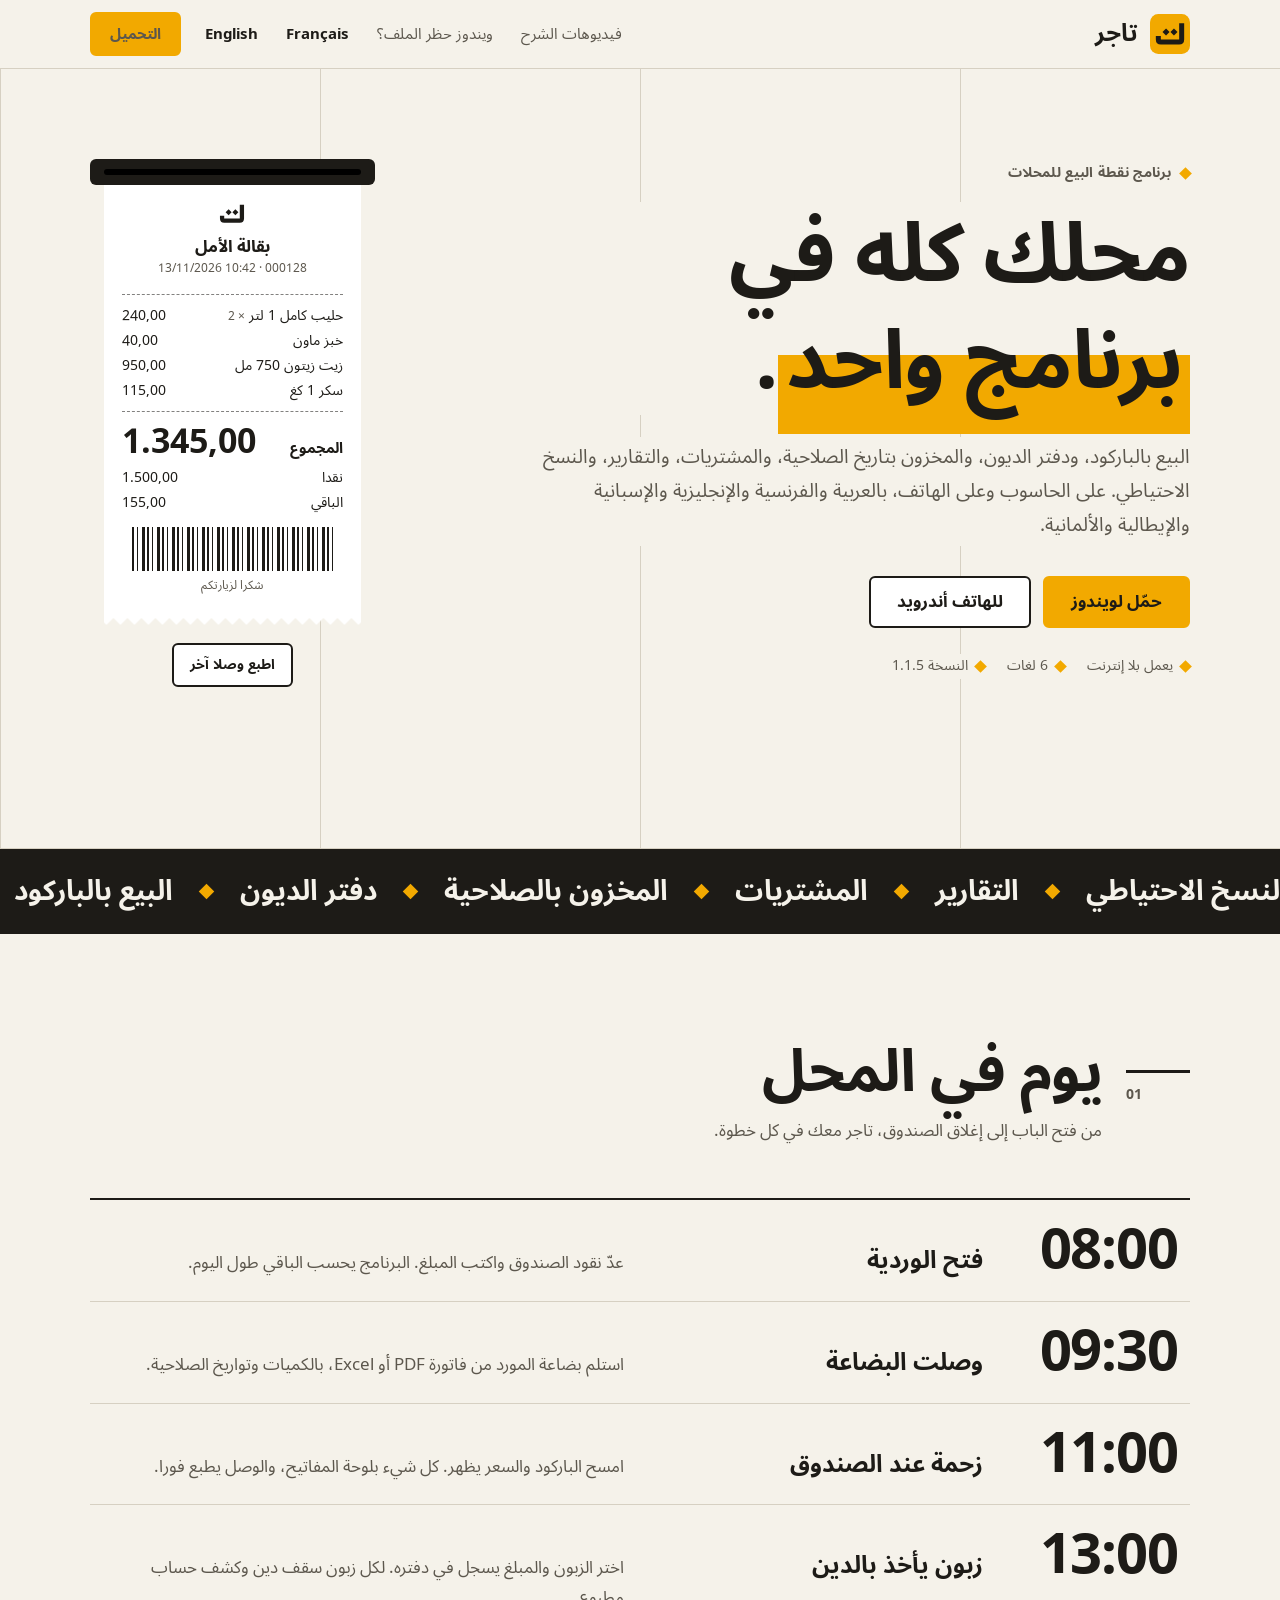
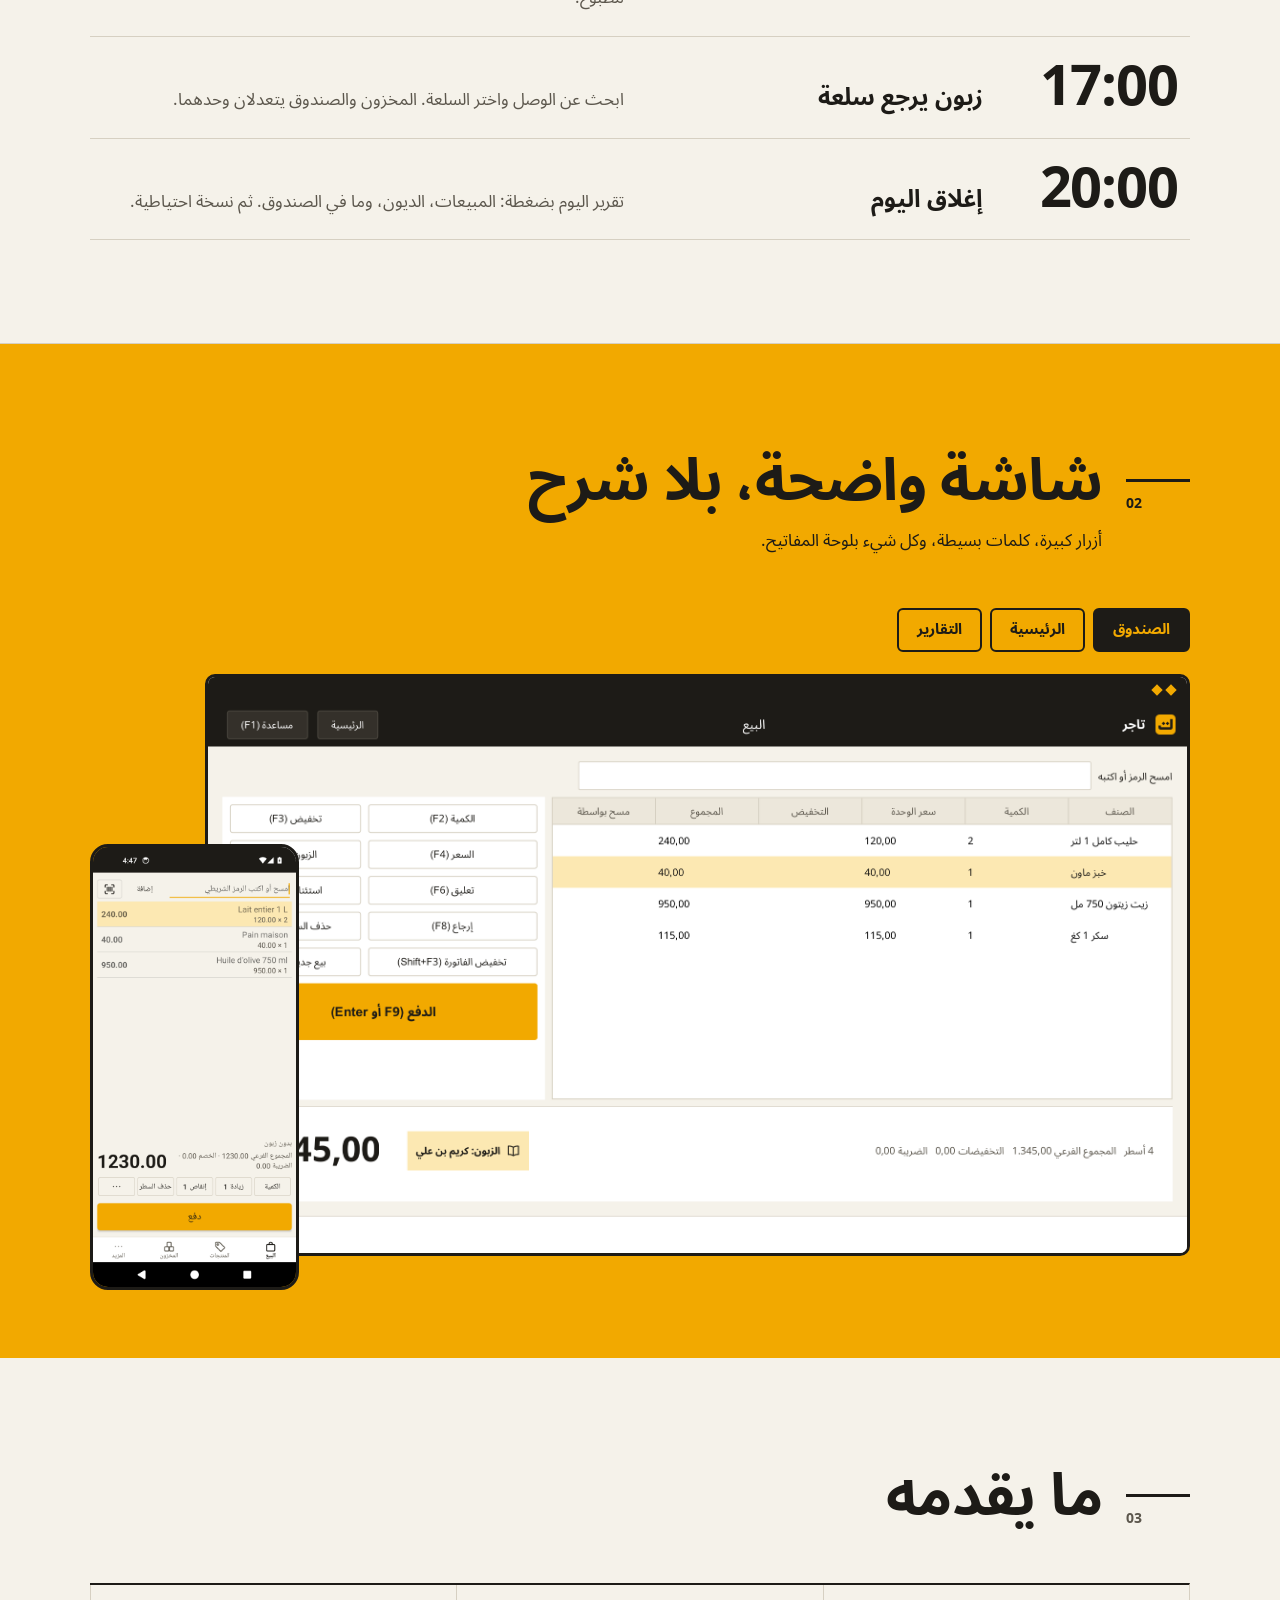
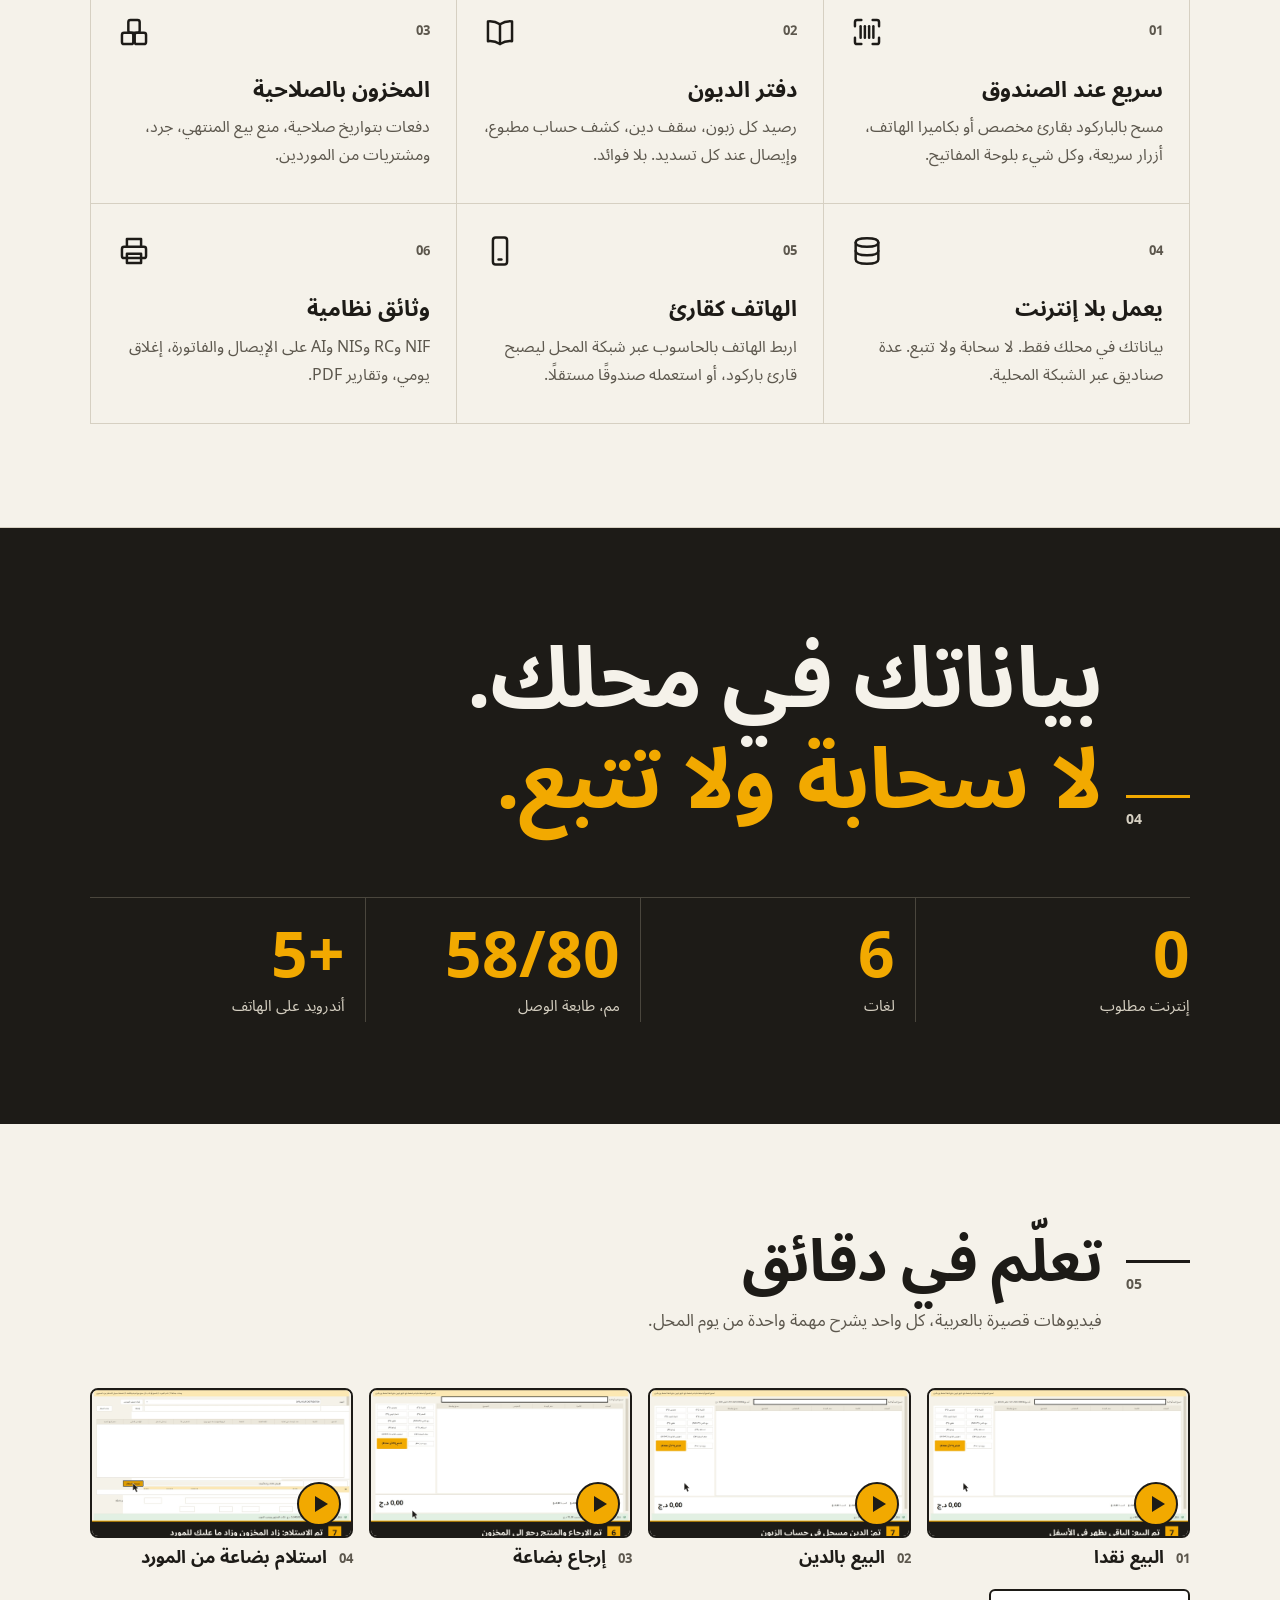
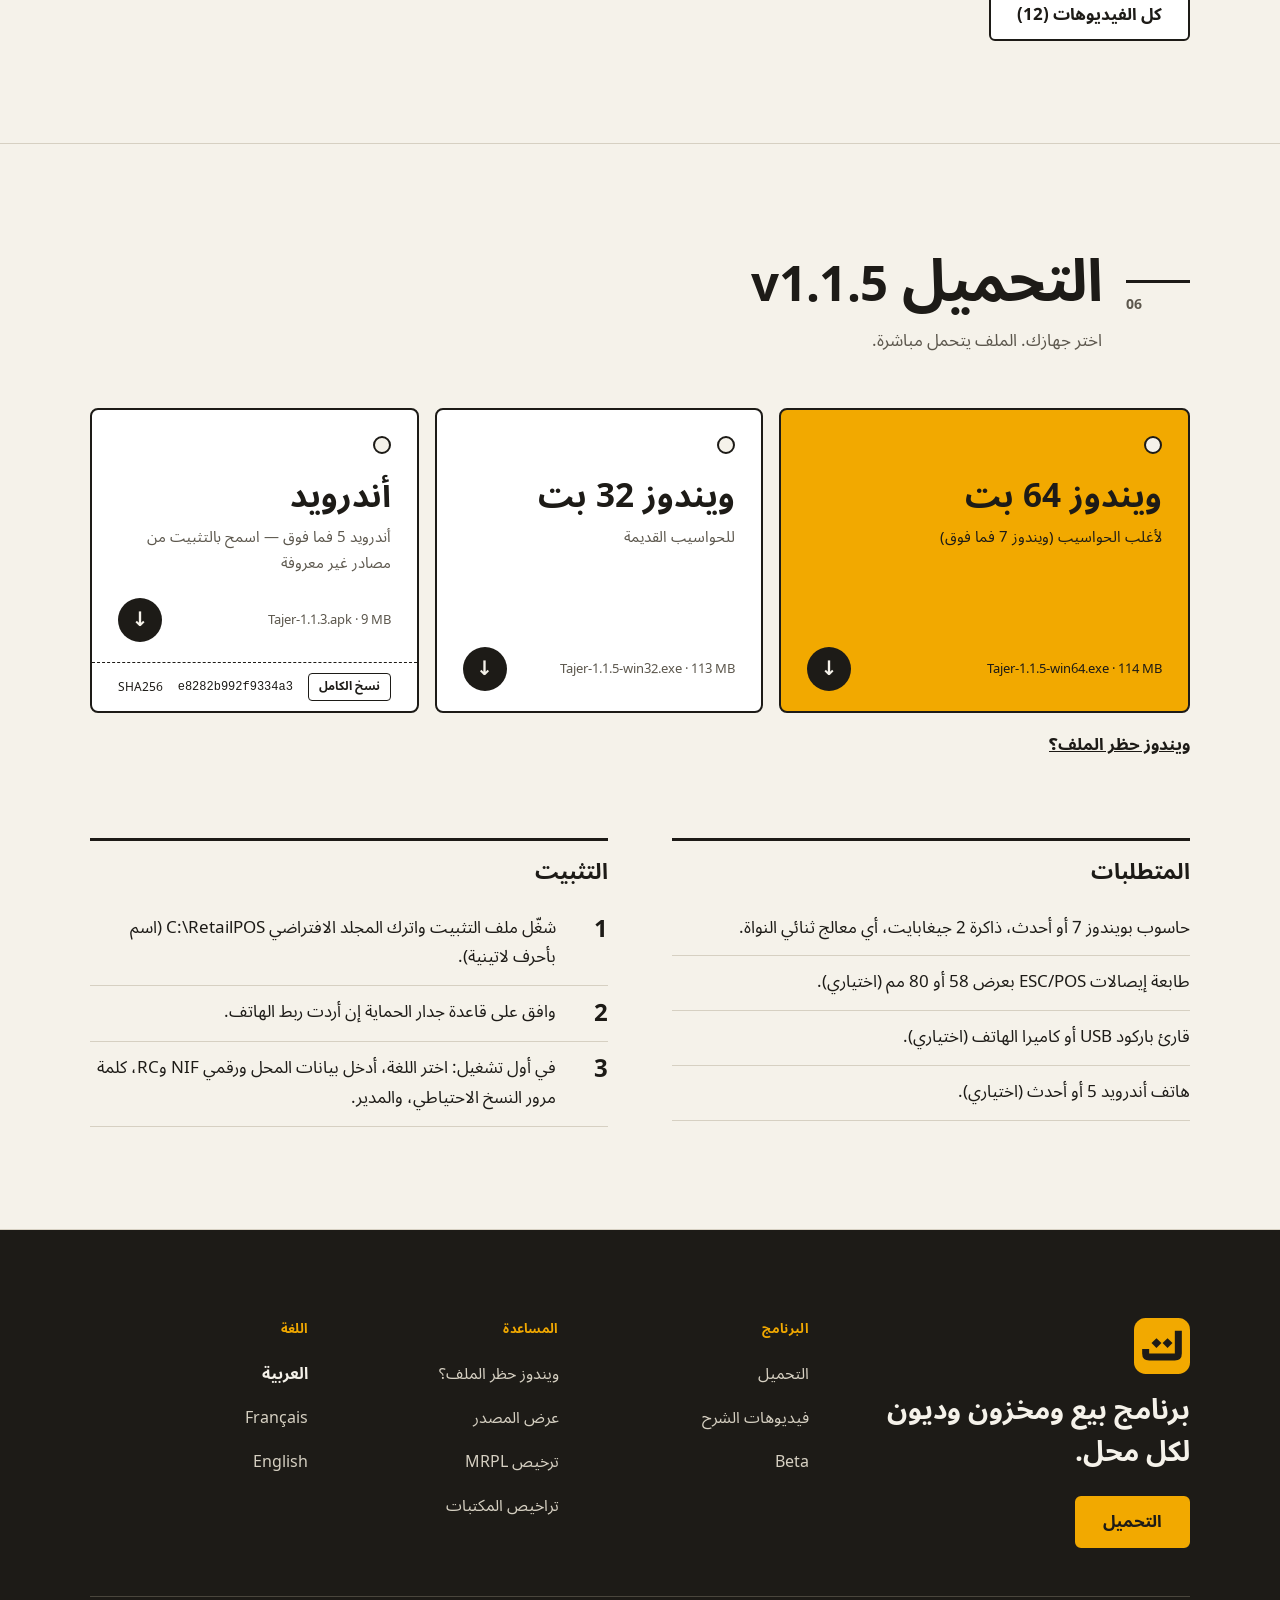
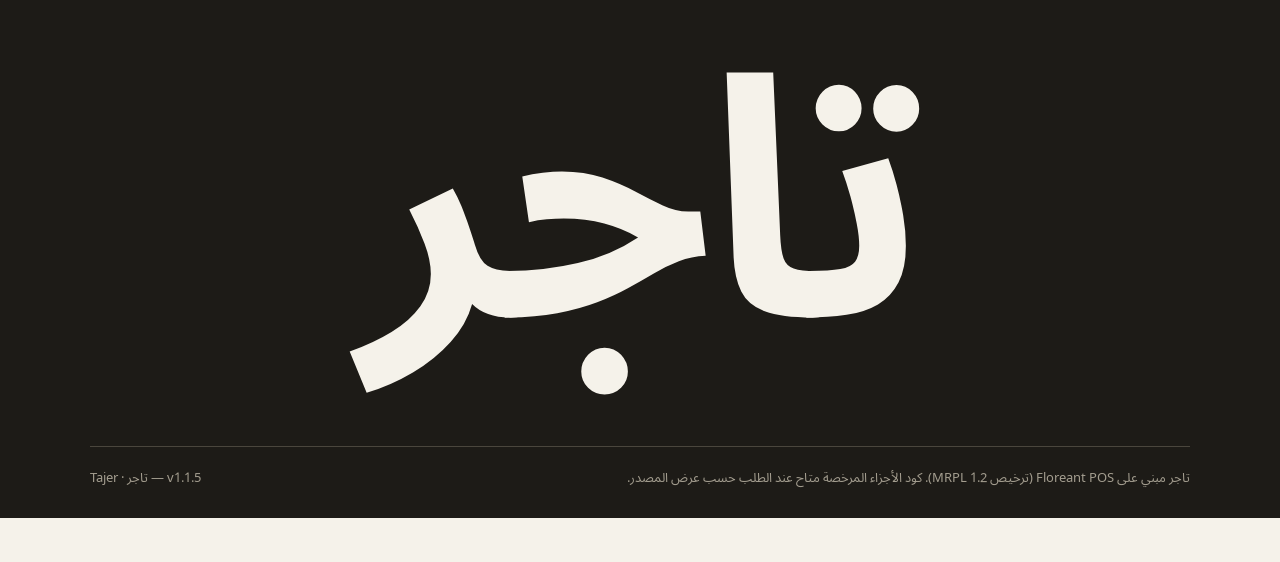
<file: index.html>
<!doctype html>
<html lang="ar" dir="rtl">
<head>
<meta charset="utf-8">
<meta name="viewport" content="width=device-width, initial-scale=1">
<title>تاجر — برنامج نقطة البيع للمحلات</title>
<meta name="description" content="برنامج بيع ومخزون وديون لكل محل، يعمل بلا إنترنت.">
<meta name="theme-color" content="#F5F2EA">
<link rel="icon" href="assets/img/tajer-tile-32.png">
<link rel="stylesheet" href="assets/home.css">
</head>
<body>
<header class="bar"><div class="wrap bar-in">
  <a class="brand" href=""><img src="assets/img/tajer-tile.svg" alt="" width="40" height="40"><span>تاجر</span></a>
  <nav>
    <a class="opt" href="videos/">فيديوهات الشرح</a>
    <a class="opt" href="blocked/">ويندوز حظر الملف؟</a>
    <a class="lang" href="fr/">Français</a>
    <a class="lang" href="en/">English</a>
    <a class="btn go" href="#download">التحميل</a>
  </nav>
</div></header>
<main>
<section class="hero"><div class="wrap hero-in">
  <div>
    <span class="kicker"><i class="nq"></i>برنامج نقطة البيع للمحلات</span>
    <div class="h1box"><h1>محلك كله في <span class="mk">برنامج واحد</span>.</h1></div>
    <p class="lead">البيع بالباركود، ودفتر الديون، والمخزون بتاريخ الصلاحية، والمشتريات، والتقارير، والنسخ الاحتياطي. على الحاسوب وعلى الهاتف، بالعربية والفرنسية والإنجليزية والإسبانية والإيطالية والألمانية.</p>
    <div class="cta"><a class="btn go" href="#download">حمّل لويندوز</a><a class="btn" href="#download">للهاتف أندرويد</a></div>
    <div class="facts"><span><i class="nq"></i>يعمل بلا إنترنت</span><span><i class="nq"></i>6 لغات</span><span><i class="nq"></i>النسخة 1.1.5</span></div>
  </div>
  <div class="printer" aria-hidden="true">
    <div class="slot"></div>
    <div class="paper" id="paper" data-mark="assets/img/tajer-mark.svg"></div>
    <button type="button" class="btn again" id="again" tabindex="-1">اطبع وصلا آخر</button>
  </div>
</div></section>
<div class="strip" aria-hidden="true"><div class="strip-in"><span>البيع بالباركود</span><span>دفتر الديون</span><span>المخزون بالصلاحية</span><span>المشتريات</span><span>التقارير</span><span>النسخ الاحتياطي</span><span>عدة صناديق</span><span>الهاتف كقارئ</span><span>البيع بالباركود</span><span>دفتر الديون</span><span>المخزون بالصلاحية</span><span>المشتريات</span><span>التقارير</span><span>النسخ الاحتياطي</span><span>عدة صناديق</span><span>الهاتف كقارئ</span></div></div>

<section class="sec"><div class="wrap">
  <div class="sec-h rv"><span class="sec-n num">01</span><h2>يوم في المحل</h2><p>من فتح الباب إلى إغلاق الصندوق، تاجر معك في كل خطوة.</p></div>
  <ol class="day"><li class="rv"><time class="num">08:00</time><h3>فتح الوردية</h3><p>عدّ نقود الصندوق واكتب المبلغ. البرنامج يحسب الباقي طول اليوم.</p></li><li class="rv"><time class="num">09:30</time><h3>وصلت البضاعة</h3><p>استلم بضاعة المورد من فاتورة PDF أو Excel، بالكميات وتواريخ الصلاحية.</p></li><li class="rv"><time class="num">11:00</time><h3>زحمة عند الصندوق</h3><p>امسح الباركود والسعر يظهر. كل شيء بلوحة المفاتيح، والوصل يطبع فورا.</p></li><li class="rv"><time class="num">13:00</time><h3>زبون يأخذ بالدين</h3><p>اختر الزبون والمبلغ يسجل في دفتره. لكل زبون سقف دين وكشف حساب مطبوع.</p></li><li class="rv"><time class="num">17:00</time><h3>زبون يرجع سلعة</h3><p>ابحث عن الوصل واختر السلعة. المخزون والصندوق يتعدلان وحدهما.</p></li><li class="rv"><time class="num">20:00</time><h3>إغلاق اليوم</h3><p>تقرير اليوم بضغطة: المبيعات، الديون، وما في الصندوق. ثم نسخة احتياطية.</p></li></ol>
</div></section>

<section class="sec show"><div class="wrap">
  <div class="sec-h rv"><span class="sec-n num">02</span><h2>شاشة واضحة، بلا شرح</h2><p>أزرار كبيرة، كلمات بسيطة، وكل شيء بلوحة المفاتيح.</p></div>
  <div class="tabs" role="tablist"><button type="button" class="tab" role="tab" aria-selected="true" data-src="assets/img/desktop-checkout-ar.png">الصندوق</button><button type="button" class="tab" role="tab" aria-selected="false" data-src="assets/img/desktop-home-ar.png">الرئيسية</button><button type="button" class="tab" role="tab" aria-selected="false" data-src="assets/img/desktop-reports-ar.png">التقارير</button></div>
  <div class="stage rv">
    <div class="screen"><div class="screen-top"><i></i><i></i></div><img id="shot" src="assets/img/desktop-checkout-ar.png" alt="" width="2049" height="1152"></div>
    <img class="phone" src="assets/img/android-checkout-api34.png" alt="" loading="lazy" width="1080" height="2340">
  </div>
</div></section>

<section class="sec"><div class="wrap">
  <div class="sec-h rv"><span class="sec-n num">03</span><h2>ما يقدمه</h2></div>
  <ul class="feats"><li class="rv"><div class="top"><span class="n num">01</span><span class="ic" style="-webkit-mask-image:url(assets/img/icons/scan.svg);mask-image:url(assets/img/icons/scan.svg)"></span></div><h3>سريع عند الصندوق</h3><p>مسح بالباركود بقارئ مخصص أو بكاميرا الهاتف، أزرار سريعة، وكل شيء بلوحة المفاتيح.</p></li><li class="rv"><div class="top"><span class="n num">02</span><span class="ic" style="-webkit-mask-image:url(assets/img/icons/credit.svg);mask-image:url(assets/img/icons/credit.svg)"></span></div><h3>دفتر الديون</h3><p>رصيد كل زبون، سقف دين، كشف حساب مطبوع، وإيصال عند كل تسديد. بلا فوائد.</p></li><li class="rv"><div class="top"><span class="n num">03</span><span class="ic" style="-webkit-mask-image:url(assets/img/icons/stock.svg);mask-image:url(assets/img/icons/stock.svg)"></span></div><h3>المخزون بالصلاحية</h3><p>دفعات بتواريخ صلاحية، منع بيع المنتهي، جرد، ومشتريات من الموردين.</p></li><li class="rv"><div class="top"><span class="n num">04</span><span class="ic" style="-webkit-mask-image:url(assets/img/icons/backup.svg);mask-image:url(assets/img/icons/backup.svg)"></span></div><h3>يعمل بلا إنترنت</h3><p>بياناتك في محلك فقط. لا سحابة ولا تتبع. عدة صناديق عبر الشبكة المحلية.</p></li><li class="rv"><div class="top"><span class="n num">05</span><span class="ic" style="-webkit-mask-image:url(assets/img/icons/phone.svg);mask-image:url(assets/img/icons/phone.svg)"></span></div><h3>الهاتف كقارئ</h3><p>اربط الهاتف بالحاسوب عبر شبكة المحل ليصبح قارئ باركود، أو استعمله صندوقًا مستقلًا.</p></li><li class="rv"><div class="top"><span class="n num">06</span><span class="ic" style="-webkit-mask-image:url(assets/img/icons/printer.svg);mask-image:url(assets/img/icons/printer.svg)"></span></div><h3>وثائق نظامية</h3><p>NIF وRC وNIS وAI على الإيصال والفاتورة، إغلاق يومي، وتقارير PDF.</p></li></ul>
</div></section>

<section class="sec keep on-ink"><div class="wrap">
  <div class="sec-h rv"><span class="sec-n num">04</span><h2 class="say">بياناتك في محلك. <em>لا سحابة ولا تتبع.</em></h2></div>
  <ul class="stats"><li class="rv"><b class="num">0</b><span>إنترنت مطلوب</span></li><li class="rv"><b class="num">6</b><span>لغات</span></li><li class="rv"><b class="num">58/80</b><span>مم، طابعة الوصل</span></li><li class="rv"><b class="num">5+</b><span>أندرويد على الهاتف</span></li></ul>
</div></section>

<section class="sec"><div class="wrap">
  <div class="sec-h rv"><span class="sec-n num">05</span><h2>تعلّم في دقائق</h2><p>فيديوهات قصيرة بالعربية، كل واحد يشرح مهمة واحدة من يوم المحل.</p></div>
  <ul class="vidrow"><li class="rv"><a href="videos/ar/01-sell-cash.mp4"><span class="thumb"><img src="videos/ar/01-sell-cash.png" alt="" loading="lazy" width="640" height="360"><span class="play" aria-hidden="true"></span></span><span class="vn num">01</span><span class="vt" lang="ar" dir="rtl">البيع نقدا</span></a></li><li class="rv"><a href="videos/ar/02-sell-credit.mp4"><span class="thumb"><img src="videos/ar/02-sell-credit.png" alt="" loading="lazy" width="640" height="360"><span class="play" aria-hidden="true"></span></span><span class="vn num">02</span><span class="vt" lang="ar" dir="rtl">البيع بالدين</span></a></li><li class="rv"><a href="videos/ar/03-return.mp4"><span class="thumb"><img src="videos/ar/03-return.png" alt="" loading="lazy" width="640" height="360"><span class="play" aria-hidden="true"></span></span><span class="vn num">03</span><span class="vt" lang="ar" dir="rtl">إرجاع بضاعة</span></a></li><li class="rv"><a href="videos/ar/04-receive-goods.mp4"><span class="thumb"><img src="videos/ar/04-receive-goods.png" alt="" loading="lazy" width="640" height="360"><span class="play" aria-hidden="true"></span></span><span class="vn num">04</span><span class="vt" lang="ar" dir="rtl">استلام بضاعة من المورد</span></a></li></ul>
  <p class="help-link"><a class="btn" href="videos/">كل الفيديوهات (12)</a></p>
</div></section>

<section class="sec" id="download"><div class="wrap">
  <div class="sec-h rv"><span class="sec-n num">06</span><h2>التحميل <small class="num">v1.1.5</small></h2><p>اختر جهازك. الملف يتحمل مباشرة.</p></div>
  <div class="tix"><div class="tk main rv"><a class="hit" href="https://github.com/charaflokman/tajer-site/releases/download/v1.1.5/Tajer-1.1.5-win64.exe" download><span class="hole"></span><span class="name">ويندوز 64 بت</span><span class="note">لأغلب الحواسيب (ويندوز 7 فما فوق)</span><span class="get"><small>Tajer-1.1.5-win64.exe · 114 MB</small><span class="arrow" aria-hidden="true">&#8595;</span></span></a></div><div class="tk rv"><a class="hit" href="https://github.com/charaflokman/tajer-site/releases/download/v1.1.5/Tajer-1.1.5-win32.exe" download><span class="hole"></span><span class="name">ويندوز 32 بت</span><span class="note">للحواسيب القديمة</span><span class="get"><small>Tajer-1.1.5-win32.exe · 113 MB</small><span class="arrow" aria-hidden="true">&#8595;</span></span></a></div><div class="tk rv"><a class="hit" href="downloads/Tajer-1.1.3.apk" download><span class="hole"></span><span class="name">أندرويد</span><span class="note">أندرويد 5 فما فوق — اسمح بالتثبيت من مصادر غير معروفة</span><span class="get"><small>Tajer-1.1.3.apk · 9 MB</small><span class="arrow" aria-hidden="true">&#8595;</span></span></a><div class="sha">SHA256 <code>e8282b992f9334a3</code><button type="button" class="cp" data-h="e8282b992f9334a3fab8ebf0583eb9b4502842683228b2219981564c225ba391">نسخ الكامل</button></div></div></div>
  
  <p class="help-link"><a href="blocked/">ويندوز حظر الملف؟</a></p>
  <div class="two">
    <div class="rv"><h3>المتطلبات</h3><ul class="reqs"><li>حاسوب بويندوز 7 أو أحدث، ذاكرة 2 جيغابايت، أي معالج ثنائي النواة.</li><li>طابعة إيصالات ESC/POS بعرض 58 أو 80 مم (اختياري).</li><li>قارئ باركود USB أو كاميرا الهاتف (اختياري).</li><li>هاتف أندرويد 5 أو أحدث (اختياري).</li></ul></div>
    <div class="rv"><h3>التثبيت</h3><ol class="steps"><li><span>شغّل ملف التثبيت واترك المجلد الافتراضي C:\RetailPOS (اسم بأحرف لاتينية).</span></li><li><span>وافق على قاعدة جدار الحماية إن أردت ربط الهاتف.</span></li><li><span>في أول تشغيل: اختر اللغة، أدخل بيانات المحل ورقمي NIF وRC، كلمة مرور النسخ الاحتياطي، والمدير.</span></li></ol></div>
  </div>
</div></section>

</main>
<footer class="foot on-ink"><div class="wrap">
  <div class="foot-top">
    <div class="foot-say"><img src="assets/img/tajer-tile.svg" alt="" width="56" height="56"><p>برنامج بيع ومخزون وديون لكل محل.</p><a class="btn go" href="#download">التحميل</a></div>
    <nav class="foot-col"><h3>البرنامج</h3><a href="#download">التحميل</a><a href="videos/">فيديوهات الشرح</a><a href="#beta">Beta</a></nav>
    <nav class="foot-col"><h3>المساعدة</h3><a href="blocked/">ويندوز حظر الملف؟</a><a href="legal/SOURCE_OFFER.txt">عرض المصدر</a><a href="legal/LICENSE-MRPL.txt">ترخيص MRPL</a><a href="legal/THIRD_PARTY_LICENSES.md">تراخيص المكتبات</a></nav>
    <nav class="foot-col"><h3>اللغة</h3><span class="cur">العربية</span><a href="fr/">Français</a><a href="en/">English</a></nav>
  </div>
  <div class="giant" aria-hidden="true">تاجر</div>
  <div class="foot-end"><small>تاجر مبني على Floreant POS (ترخيص MRPL 1.2). كود الأجزاء المرخصة متاح عند الطلب حسب عرض المصدر.</small><small class="num">Tajer · تاجر — v1.1.5</small></div>
</div></footer>
<script type="application/json" id="rc">[{"shop": "بقالة الأمل", "meta": "13/11/2026 10:42 · 000128", "totalLabel": "المجموع", "total": "1.345,00", "rows": [["حليب كامل 1 لتر", "240,00", "× 2"], ["خبز ماون", "40,00", ""], ["زيت زيتون 750 مل", "950,00", ""], ["سكر 1 كغ", "115,00", ""]], "after": [["نقدا", "1.500,00"], ["الباقي", "155,00"]], "note": "", "thanks": "شكرا لزيارتكم"}, {"shop": "بقالة الأمل", "meta": "13/11/2026 13:05 · 000131", "totalLabel": "المجموع", "total": "1.570,00", "rows": [["سميد 10 كغ", "1.150,00", ""], ["قهوة 250 غ", "420,00", ""]], "after": [["رصيد الزبون بعد البيع", "4.320,00"]], "note": "على الدفتر: كريم بن علي", "thanks": "شكرا لزيارتكم"}, {"shop": "بقالة الأمل", "meta": "13/11/2026 17:20 · 000139", "totalLabel": "أعيد نقدا", "total": "950,00", "rows": [["إرجاع: زيت زيتون 750 مل", "-950,00", ""]], "after": [], "note": "رجعت السلعة إلى المخزون", "ok": true, "thanks": "الوصل الأصلي 000128"}]</script>
<script src="assets/home.js"></script>
</body>
</html>
</file>
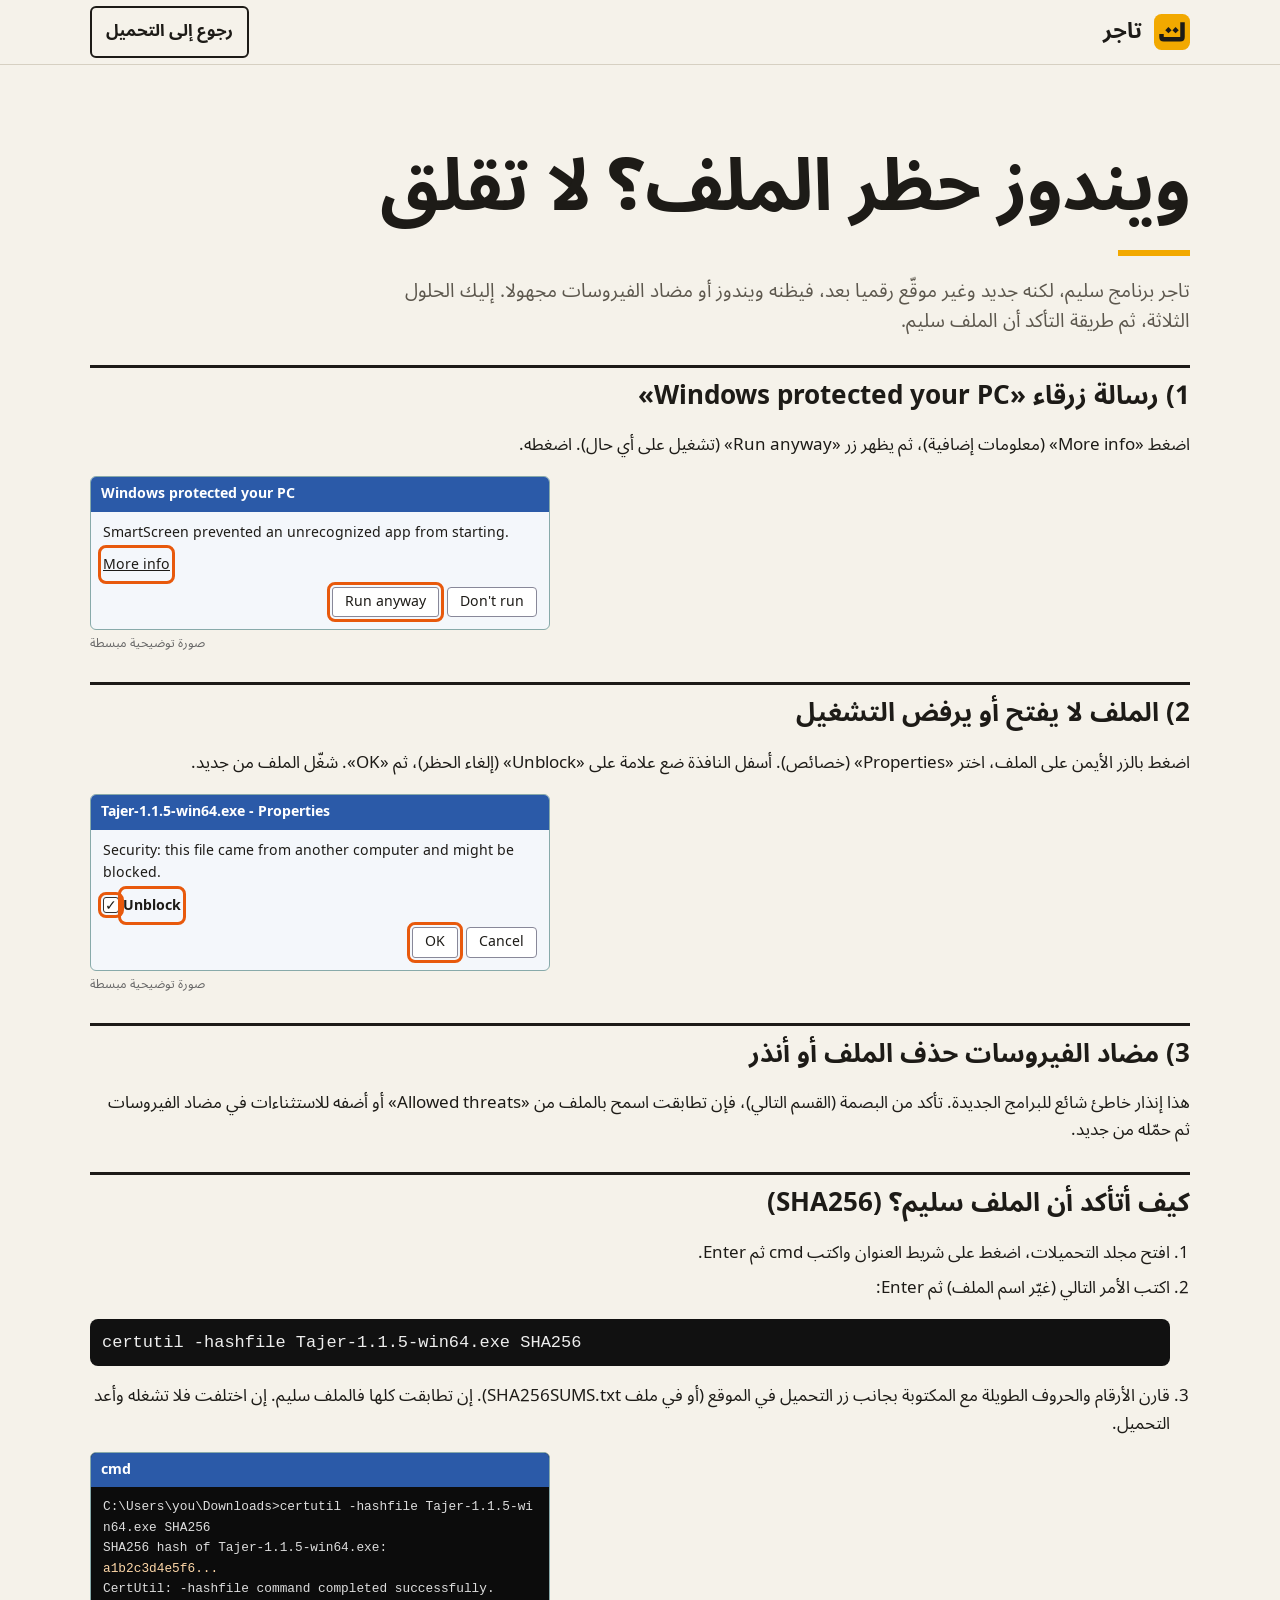
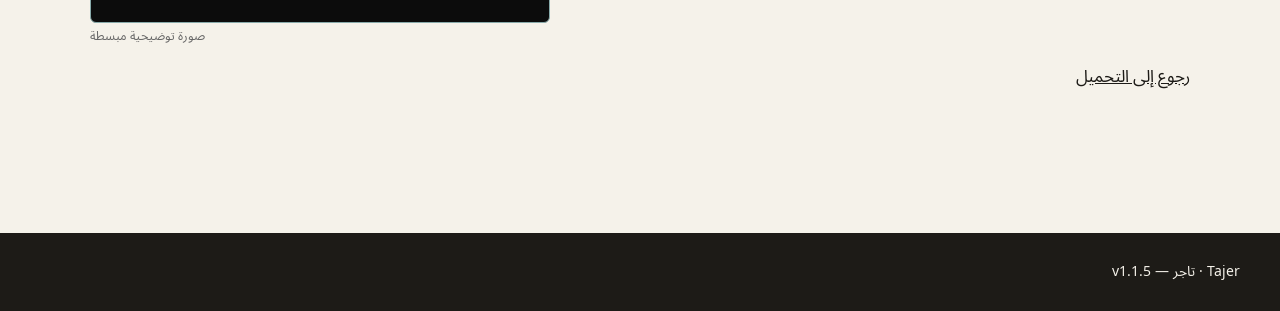
<file: blocked/index.html>
<!doctype html>
<html lang="ar" dir="rtl">
<head>
<meta charset="utf-8">
<meta name="viewport" content="width=device-width, initial-scale=1">
<title>ويندوز حظر الملف — تاجر</title>
<meta name="description" content="تاجر برنامج سليم، لكنه جديد وغير موقّع رقميا بعد، فيظنه ويندوز أو مضاد الفيروسات مجهولا. إليك الحلول الثلاثة، ثم طريقة التأكد أن الملف سليم.">
<link rel="icon" href="../assets/img/tajer-tile-32.png">
<link rel="stylesheet" href="../assets/site.css">
</head>
<body>
<header class="bar"><div class="wrap bar-in">
  <a class="brand" href="../"><img src="../assets/img/tajer-tile.svg" alt="" width="36" height="36"><span>تاجر</span></a>
  <nav><a href="../#download">رجوع إلى التحميل</a></nav>
</div></header>
<main class="wrap help">
  <h1>ويندوز حظر الملف؟ لا تقلق</h1>
  <p class="lead">تاجر برنامج سليم، لكنه جديد وغير موقّع رقميا بعد، فيظنه ويندوز أو مضاد الفيروسات مجهولا. إليك الحلول الثلاثة، ثم طريقة التأكد أن الملف سليم.</p>
  <h2>1) رسالة زرقاء «Windows protected your PC»</h2><p>اضغط «More info» (معلومات إضافية)، ثم يظهر زر «Run anyway» (تشغيل على أي حال). اضغطه.</p><figure class="mock" dir="ltr"><div class="win"><div class="wt">Windows protected your PC</div><p>SmartScreen prevented an unrecognized app from starting.</p><p><u class="hl">More info</u></p><div class="btns"><span class="btn hl">Run anyway</span><span class="btn">Don&#39;t run</span></div></div><figcaption>صورة توضيحية مبسطة</figcaption></figure>
  <h2>2) الملف لا يفتح أو يرفض التشغيل</h2><p>اضغط بالزر الأيمن على الملف، اختر «Properties» (خصائص). أسفل النافذة ضع علامة على «Unblock» (إلغاء الحظر)، ثم «OK». شغّل الملف من جديد.</p><figure class="mock" dir="ltr"><div class="win"><div class="wt">Tajer-1.1.5-win64.exe - Properties</div><p>Security: this file came from another computer and might be blocked.</p><p><span class="chk hl">&#10003;</span> <b class="hl">Unblock</b></p><div class="btns"><span class="btn hl">OK</span><span class="btn">Cancel</span></div></div><figcaption>صورة توضيحية مبسطة</figcaption></figure>
  <h2>3) مضاد الفيروسات حذف الملف أو أنذر</h2><p>هذا إنذار خاطئ شائع للبرامج الجديدة. تأكد من البصمة (القسم التالي)، فإن تطابقت اسمح بالملف من «Allowed threats» أو أضفه للاستثناءات في مضاد الفيروسات ثم حمّله من جديد.</p>
  <h2>كيف أتأكد أن الملف سليم؟ (SHA256)</h2>
  <ol class="list"><li>افتح مجلد التحميلات، اضغط على شريط العنوان واكتب cmd ثم Enter.</li><li>اكتب الأمر التالي (غيّر اسم الملف) ثم Enter:<pre class="cmd" dir="ltr">certutil -hashfile Tajer-1.1.5-win64.exe SHA256</pre></li><li>قارن الأرقام والحروف الطويلة مع المكتوبة بجانب زر التحميل في الموقع (أو في ملف SHA256SUMS.txt). إن تطابقت كلها فالملف سليم. إن اختلفت فلا تشغله وأعد التحميل.</li></ol><figure class="mock" dir="ltr"><div class="win term"><div class="wt">cmd</div><pre>C:\Users\you\Downloads&gt;certutil -hashfile Tajer-1.1.5-win64.exe SHA256
SHA256 hash of Tajer-1.1.5-win64.exe:
<span class="hl">a1b2c3d4e5f6...</span>
CertUtil: -hashfile command completed successfully.</pre></div><figcaption>صورة توضيحية مبسطة</figcaption></figure>
  <p><a href="../#download">رجوع إلى التحميل</a></p>
</main>
<footer class="wrap foot">Tajer · تاجر — v1.1.5</footer>
<script>document.addEventListener("click",function(e){var b=e.target.closest(".cp");if(!b)return;var h=b.dataset.h,o=b.textContent;function ok(){b.textContent="OK";setTimeout(function(){b.textContent=o},1500)}if(navigator.clipboard){navigator.clipboard.writeText(h).then(ok,function(){prompt("SHA256",h)})}else{prompt("SHA256",h)}});</script>
</body>
</html>
</file>
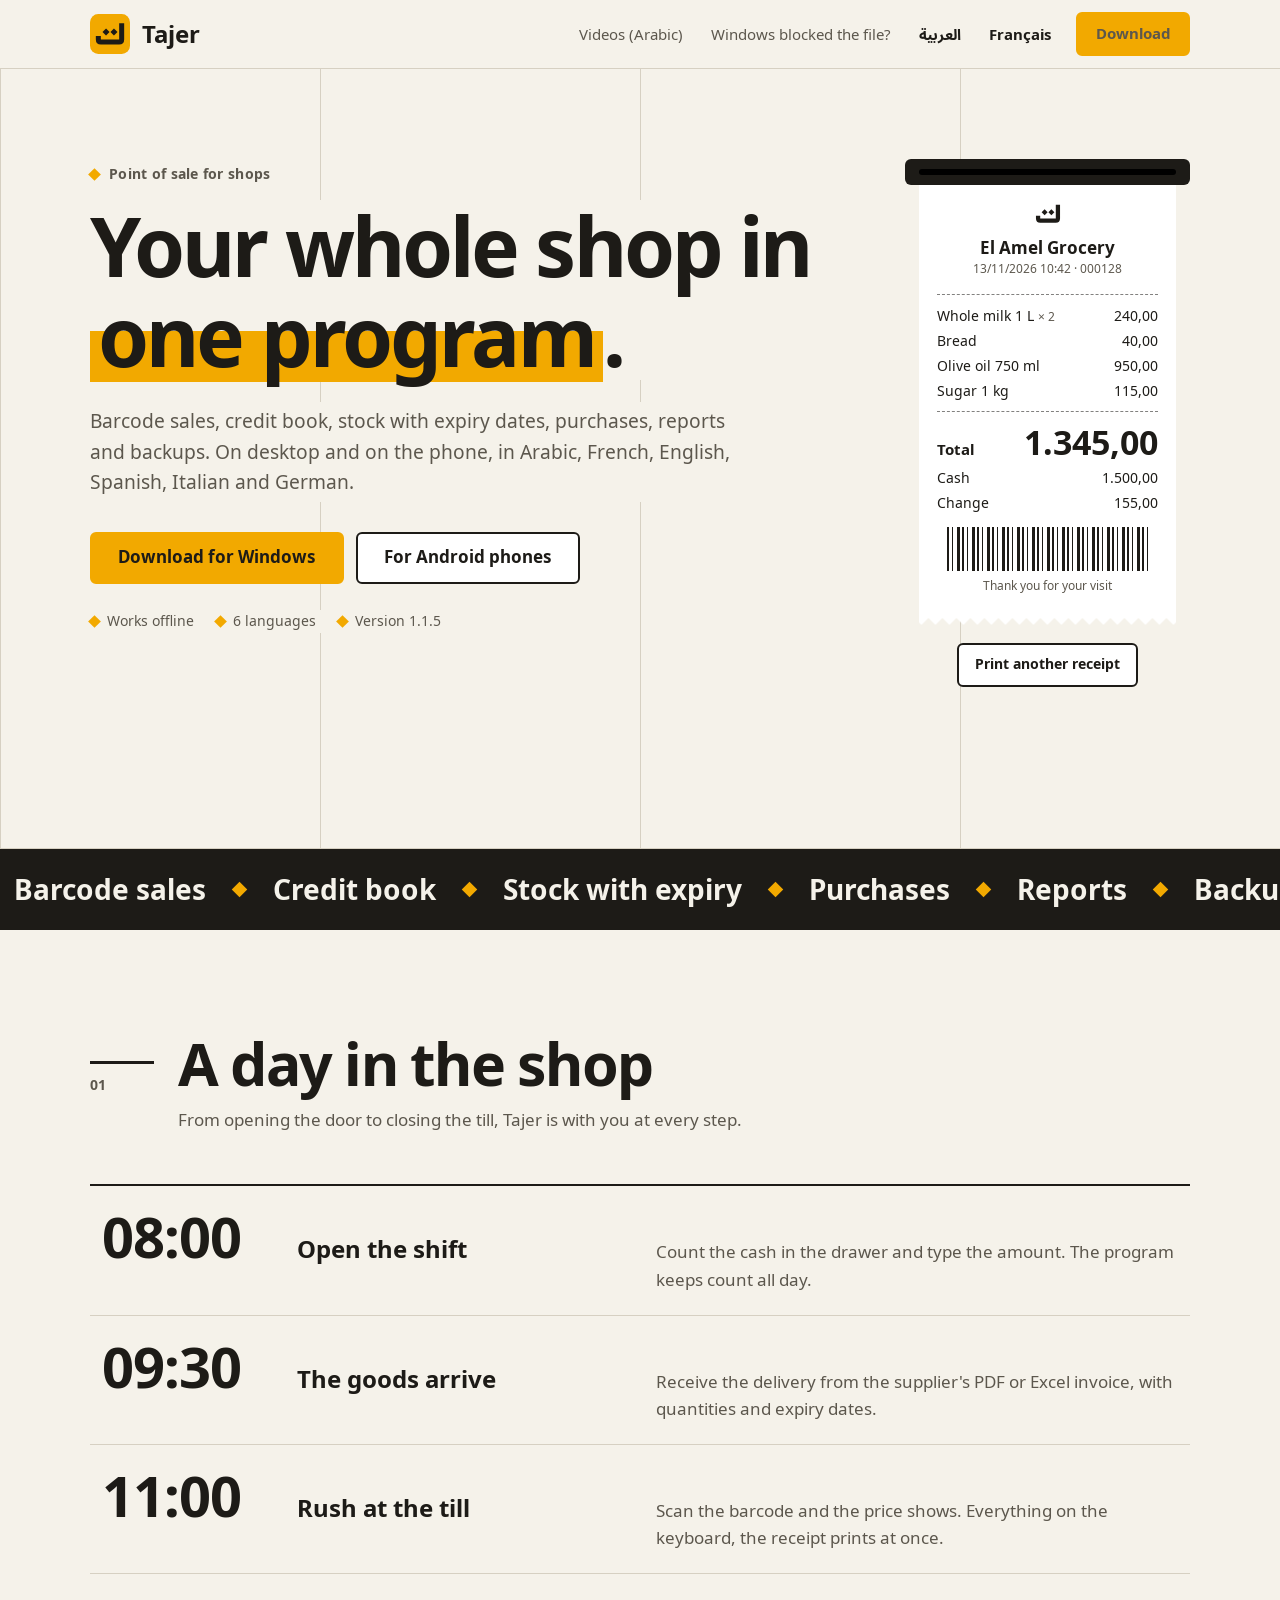
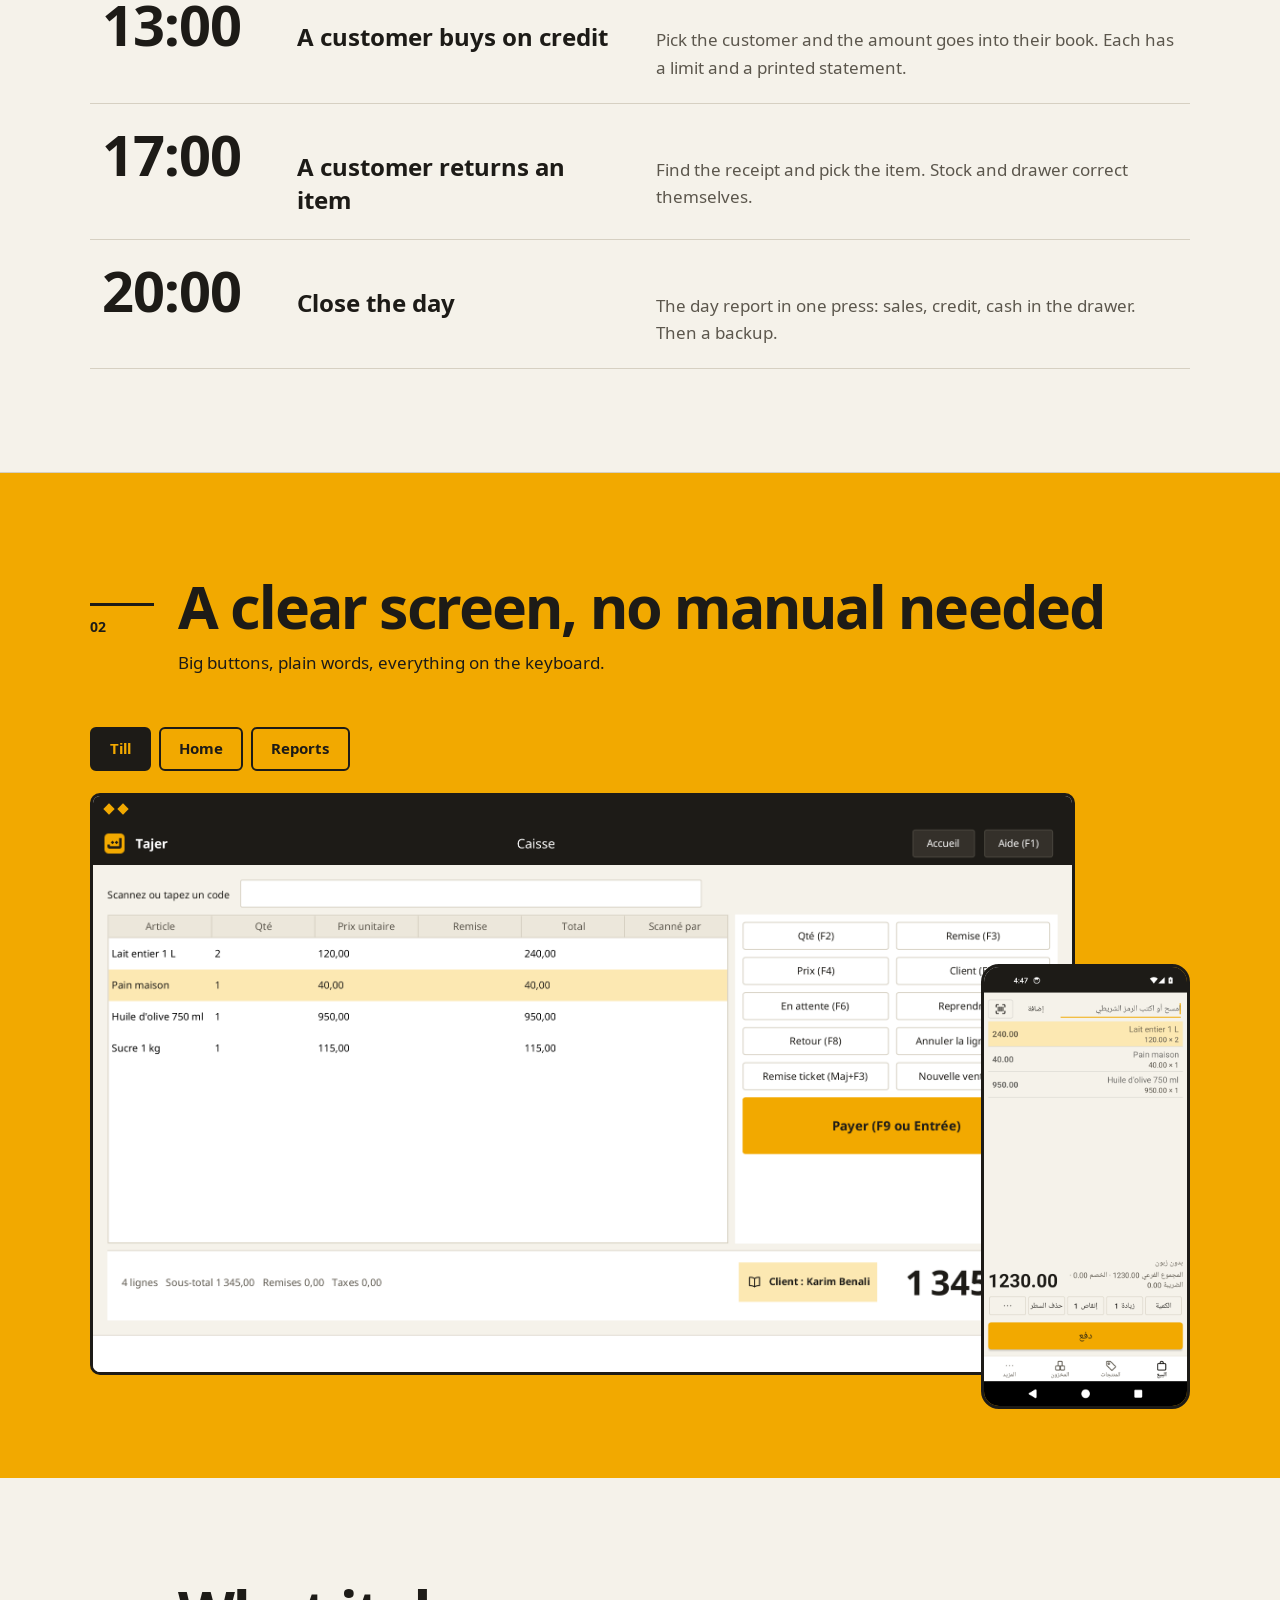
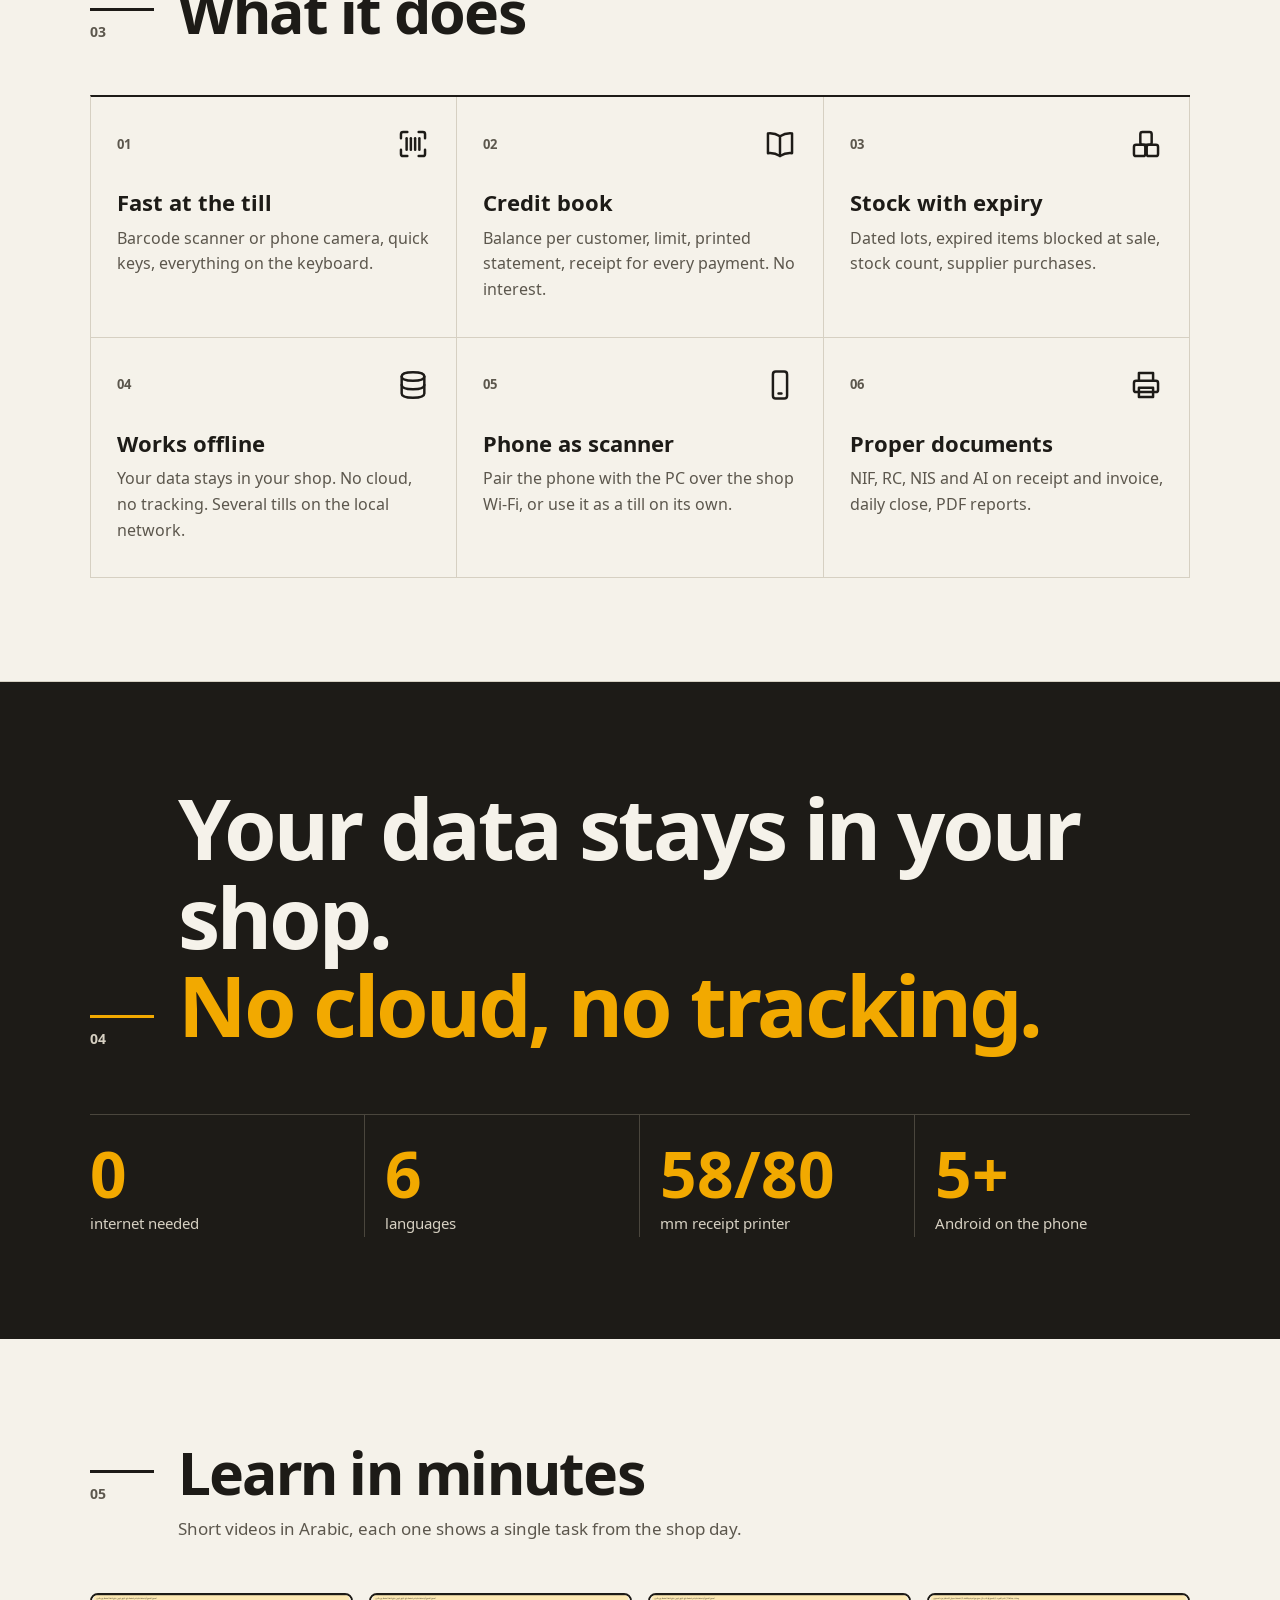
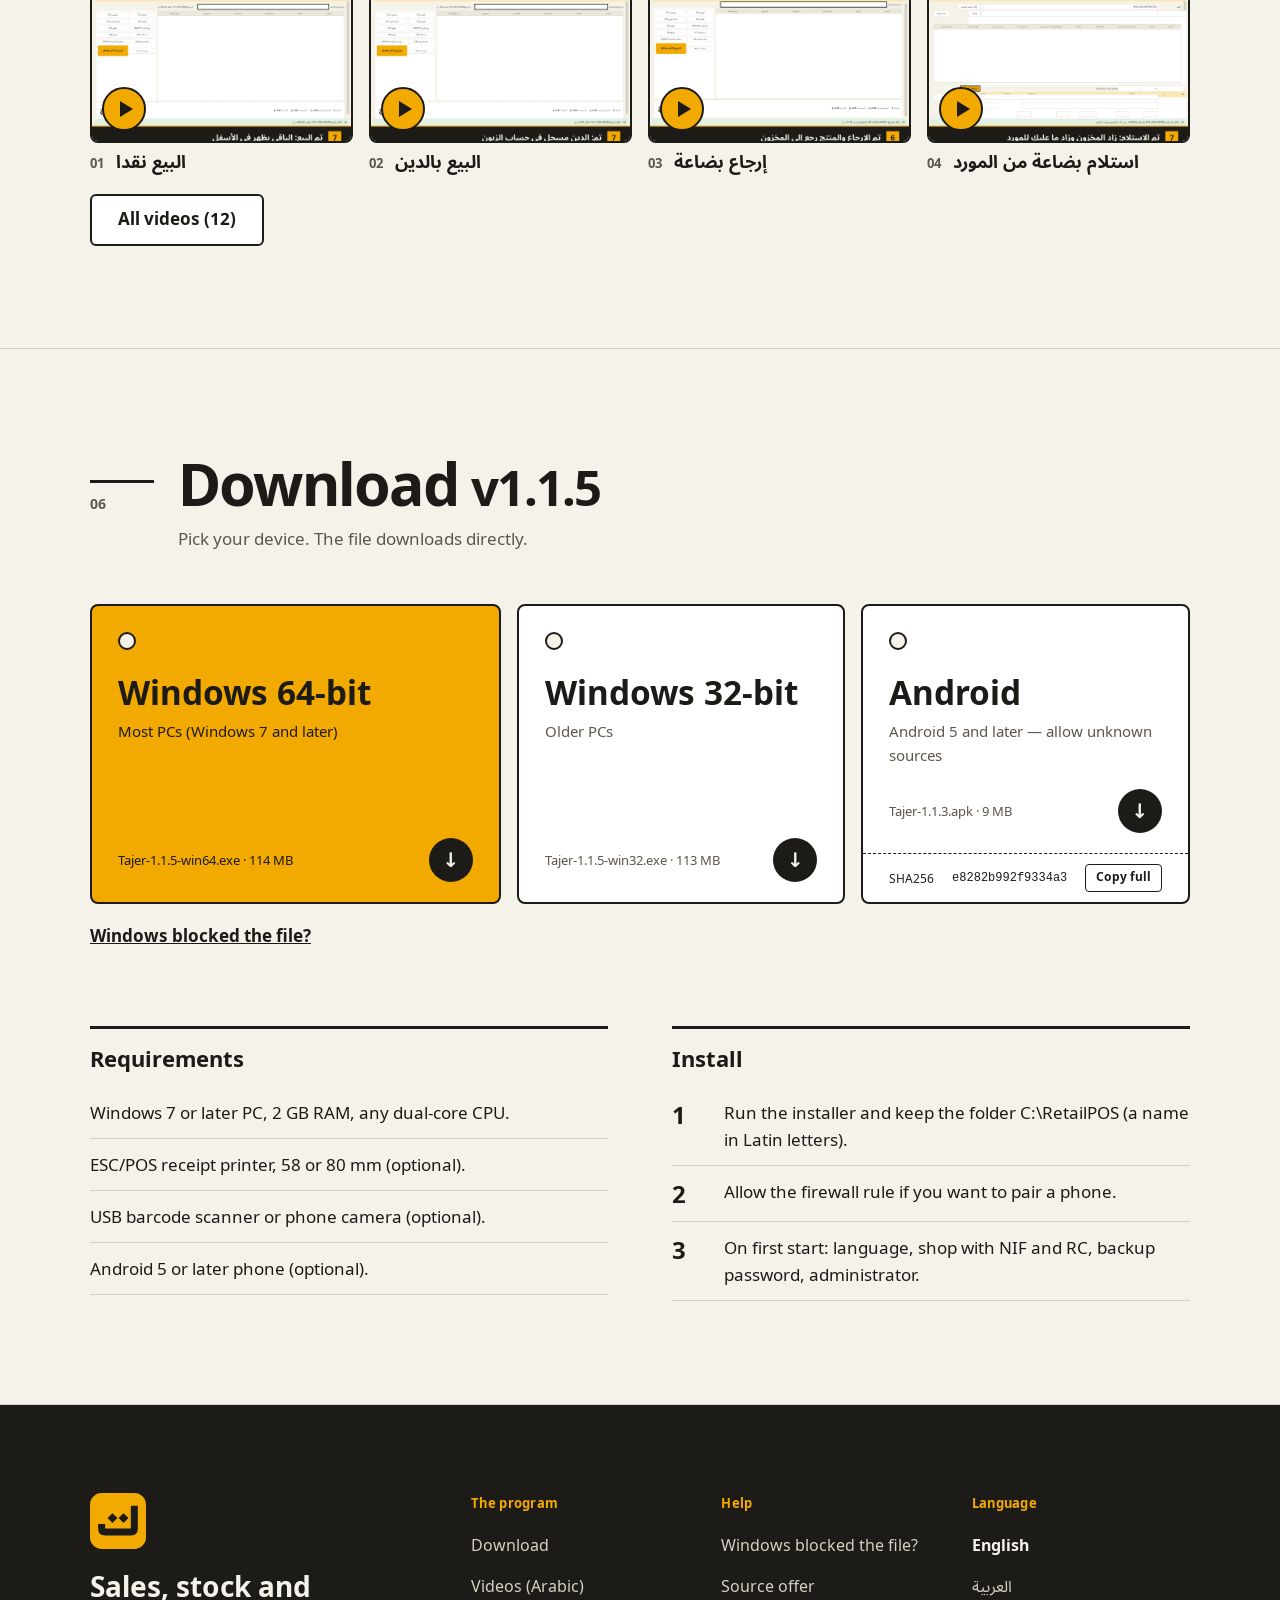
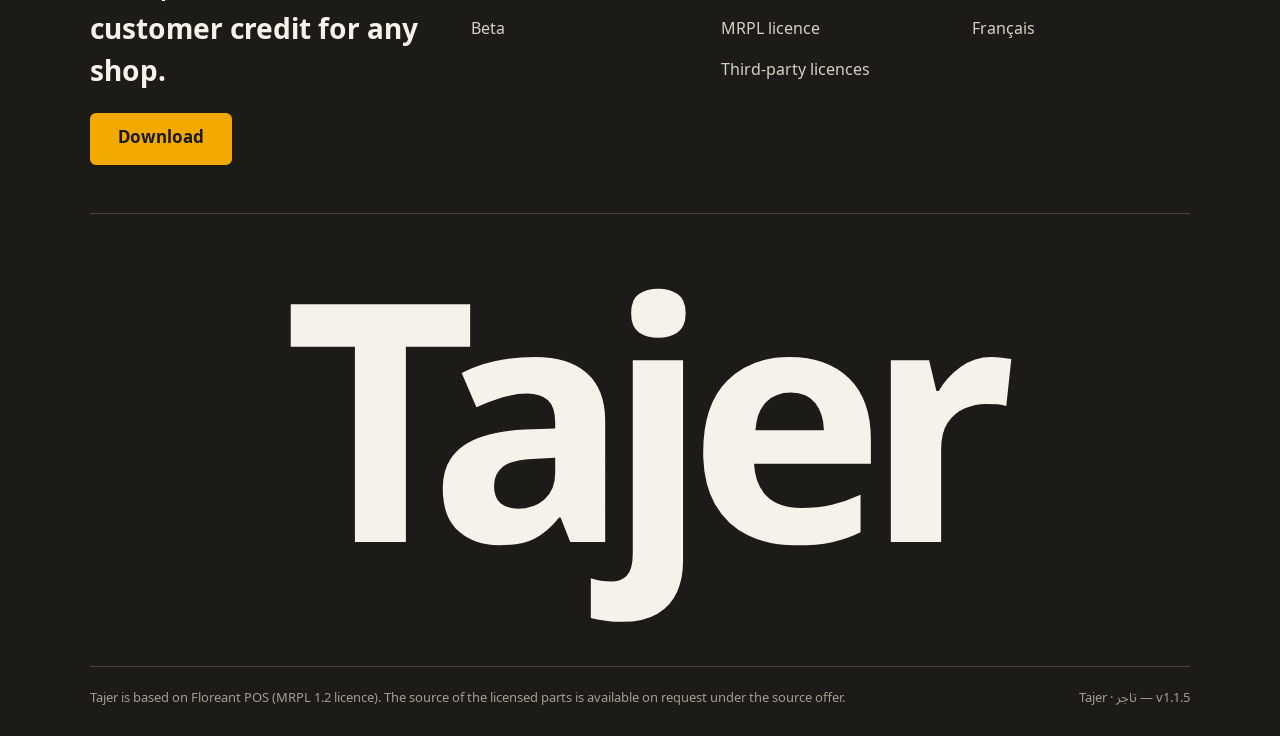
<file: en/index.html>
<!doctype html>
<html lang="en" dir="ltr">
<head>
<meta charset="utf-8">
<meta name="viewport" content="width=device-width, initial-scale=1">
<title>Tajer — point of sale for shops</title>
<meta name="description" content="Sales, stock and customer credit for any shop, offline.">
<meta name="theme-color" content="#F5F2EA">
<link rel="icon" href="../assets/img/tajer-tile-32.png">
<link rel="stylesheet" href="../assets/home.css">
</head>
<body>
<header class="bar"><div class="wrap bar-in">
  <a class="brand" href="../"><img src="../assets/img/tajer-tile.svg" alt="" width="40" height="40"><span>Tajer</span></a>
  <nav>
    <a class="opt" href="../videos/">Videos (Arabic)</a>
    <a class="opt" href="blocked/">Windows blocked the file?</a>
    <a class="lang" href="../">العربية</a>
    <a class="lang" href="../fr/">Français</a>
    <a class="btn go" href="#download">Download</a>
  </nav>
</div></header>
<main>
<section class="hero"><div class="wrap hero-in">
  <div>
    <span class="kicker"><i class="nq"></i>Point of sale for shops</span>
    <div class="h1box"><h1>Your whole shop in <span class="mk">one program</span>.</h1></div>
    <p class="lead">Barcode sales, credit book, stock with expiry dates, purchases, reports and backups. On desktop and on the phone, in Arabic, French, English, Spanish, Italian and German.</p>
    <div class="cta"><a class="btn go" href="#download">Download for Windows</a><a class="btn" href="#download">For Android phones</a></div>
    <div class="facts"><span><i class="nq"></i>Works offline</span><span><i class="nq"></i>6 languages</span><span><i class="nq"></i>Version 1.1.5</span></div>
  </div>
  <div class="printer" aria-hidden="true">
    <div class="slot"></div>
    <div class="paper" id="paper" data-mark="../assets/img/tajer-mark.svg"></div>
    <button type="button" class="btn again" id="again" tabindex="-1">Print another receipt</button>
  </div>
</div></section>
<div class="strip" aria-hidden="true"><div class="strip-in"><span>Barcode sales</span><span>Credit book</span><span>Stock with expiry</span><span>Purchases</span><span>Reports</span><span>Backups</span><span>Several tills</span><span>Phone as scanner</span><span>Barcode sales</span><span>Credit book</span><span>Stock with expiry</span><span>Purchases</span><span>Reports</span><span>Backups</span><span>Several tills</span><span>Phone as scanner</span></div></div>

<section class="sec"><div class="wrap">
  <div class="sec-h rv"><span class="sec-n num">01</span><h2>A day in the shop</h2><p>From opening the door to closing the till, Tajer is with you at every step.</p></div>
  <ol class="day"><li class="rv"><time class="num">08:00</time><h3>Open the shift</h3><p>Count the cash in the drawer and type the amount. The program keeps count all day.</p></li><li class="rv"><time class="num">09:30</time><h3>The goods arrive</h3><p>Receive the delivery from the supplier's PDF or Excel invoice, with quantities and expiry dates.</p></li><li class="rv"><time class="num">11:00</time><h3>Rush at the till</h3><p>Scan the barcode and the price shows. Everything on the keyboard, the receipt prints at once.</p></li><li class="rv"><time class="num">13:00</time><h3>A customer buys on credit</h3><p>Pick the customer and the amount goes into their book. Each has a limit and a printed statement.</p></li><li class="rv"><time class="num">17:00</time><h3>A customer returns an item</h3><p>Find the receipt and pick the item. Stock and drawer correct themselves.</p></li><li class="rv"><time class="num">20:00</time><h3>Close the day</h3><p>The day report in one press: sales, credit, cash in the drawer. Then a backup.</p></li></ol>
</div></section>

<section class="sec show"><div class="wrap">
  <div class="sec-h rv"><span class="sec-n num">02</span><h2>A clear screen, no manual needed</h2><p>Big buttons, plain words, everything on the keyboard.</p></div>
  <div class="tabs" role="tablist"><button type="button" class="tab" role="tab" aria-selected="true" data-src="../assets/img/desktop-checkout-fr.png">Till</button><button type="button" class="tab" role="tab" aria-selected="false" data-src="../assets/img/desktop-home-fr.png">Home</button><button type="button" class="tab" role="tab" aria-selected="false" data-src="../assets/img/desktop-reports-fr.png">Reports</button></div>
  <div class="stage rv">
    <div class="screen"><div class="screen-top"><i></i><i></i></div><img id="shot" src="../assets/img/desktop-checkout-fr.png" alt="" width="2049" height="1152"></div>
    <img class="phone" src="../assets/img/android-checkout-api34.png" alt="" loading="lazy" width="1080" height="2340">
  </div>
</div></section>

<section class="sec"><div class="wrap">
  <div class="sec-h rv"><span class="sec-n num">03</span><h2>What it does</h2></div>
  <ul class="feats"><li class="rv"><div class="top"><span class="n num">01</span><span class="ic" style="-webkit-mask-image:url(../assets/img/icons/scan.svg);mask-image:url(../assets/img/icons/scan.svg)"></span></div><h3>Fast at the till</h3><p>Barcode scanner or phone camera, quick keys, everything on the keyboard.</p></li><li class="rv"><div class="top"><span class="n num">02</span><span class="ic" style="-webkit-mask-image:url(../assets/img/icons/credit.svg);mask-image:url(../assets/img/icons/credit.svg)"></span></div><h3>Credit book</h3><p>Balance per customer, limit, printed statement, receipt for every payment. No interest.</p></li><li class="rv"><div class="top"><span class="n num">03</span><span class="ic" style="-webkit-mask-image:url(../assets/img/icons/stock.svg);mask-image:url(../assets/img/icons/stock.svg)"></span></div><h3>Stock with expiry</h3><p>Dated lots, expired items blocked at sale, stock count, supplier purchases.</p></li><li class="rv"><div class="top"><span class="n num">04</span><span class="ic" style="-webkit-mask-image:url(../assets/img/icons/backup.svg);mask-image:url(../assets/img/icons/backup.svg)"></span></div><h3>Works offline</h3><p>Your data stays in your shop. No cloud, no tracking. Several tills on the local network.</p></li><li class="rv"><div class="top"><span class="n num">05</span><span class="ic" style="-webkit-mask-image:url(../assets/img/icons/phone.svg);mask-image:url(../assets/img/icons/phone.svg)"></span></div><h3>Phone as scanner</h3><p>Pair the phone with the PC over the shop Wi-Fi, or use it as a till on its own.</p></li><li class="rv"><div class="top"><span class="n num">06</span><span class="ic" style="-webkit-mask-image:url(../assets/img/icons/printer.svg);mask-image:url(../assets/img/icons/printer.svg)"></span></div><h3>Proper documents</h3><p>NIF, RC, NIS and AI on receipt and invoice, daily close, PDF reports.</p></li></ul>
</div></section>

<section class="sec keep on-ink"><div class="wrap">
  <div class="sec-h rv"><span class="sec-n num">04</span><h2 class="say">Your data stays in your shop. <em>No cloud, no tracking.</em></h2></div>
  <ul class="stats"><li class="rv"><b class="num">0</b><span>internet needed</span></li><li class="rv"><b class="num">6</b><span>languages</span></li><li class="rv"><b class="num">58/80</b><span>mm receipt printer</span></li><li class="rv"><b class="num">5+</b><span>Android on the phone</span></li></ul>
</div></section>

<section class="sec"><div class="wrap">
  <div class="sec-h rv"><span class="sec-n num">05</span><h2>Learn in minutes</h2><p>Short videos in Arabic, each one shows a single task from the shop day.</p></div>
  <ul class="vidrow"><li class="rv"><a href="../videos/ar/01-sell-cash.mp4"><span class="thumb"><img src="../videos/ar/01-sell-cash.png" alt="" loading="lazy" width="640" height="360"><span class="play" aria-hidden="true"></span></span><span class="vn num">01</span><span class="vt" lang="ar" dir="rtl">البيع نقدا</span></a></li><li class="rv"><a href="../videos/ar/02-sell-credit.mp4"><span class="thumb"><img src="../videos/ar/02-sell-credit.png" alt="" loading="lazy" width="640" height="360"><span class="play" aria-hidden="true"></span></span><span class="vn num">02</span><span class="vt" lang="ar" dir="rtl">البيع بالدين</span></a></li><li class="rv"><a href="../videos/ar/03-return.mp4"><span class="thumb"><img src="../videos/ar/03-return.png" alt="" loading="lazy" width="640" height="360"><span class="play" aria-hidden="true"></span></span><span class="vn num">03</span><span class="vt" lang="ar" dir="rtl">إرجاع بضاعة</span></a></li><li class="rv"><a href="../videos/ar/04-receive-goods.mp4"><span class="thumb"><img src="../videos/ar/04-receive-goods.png" alt="" loading="lazy" width="640" height="360"><span class="play" aria-hidden="true"></span></span><span class="vn num">04</span><span class="vt" lang="ar" dir="rtl">استلام بضاعة من المورد</span></a></li></ul>
  <p class="help-link"><a class="btn" href="../videos/">All videos (12)</a></p>
</div></section>

<section class="sec" id="download"><div class="wrap">
  <div class="sec-h rv"><span class="sec-n num">06</span><h2>Download <small class="num">v1.1.5</small></h2><p>Pick your device. The file downloads directly.</p></div>
  <div class="tix"><div class="tk main rv"><a class="hit" href="https://github.com/charaflokman/tajer-site/releases/download/v1.1.5/Tajer-1.1.5-win64.exe" download><span class="hole"></span><span class="name">Windows 64-bit</span><span class="note">Most PCs (Windows 7 and later)</span><span class="get"><small>Tajer-1.1.5-win64.exe · 114 MB</small><span class="arrow" aria-hidden="true">&#8595;</span></span></a></div><div class="tk rv"><a class="hit" href="https://github.com/charaflokman/tajer-site/releases/download/v1.1.5/Tajer-1.1.5-win32.exe" download><span class="hole"></span><span class="name">Windows 32-bit</span><span class="note">Older PCs</span><span class="get"><small>Tajer-1.1.5-win32.exe · 113 MB</small><span class="arrow" aria-hidden="true">&#8595;</span></span></a></div><div class="tk rv"><a class="hit" href="../downloads/Tajer-1.1.3.apk" download><span class="hole"></span><span class="name">Android</span><span class="note">Android 5 and later — allow unknown sources</span><span class="get"><small>Tajer-1.1.3.apk · 9 MB</small><span class="arrow" aria-hidden="true">&#8595;</span></span></a><div class="sha">SHA256 <code>e8282b992f9334a3</code><button type="button" class="cp" data-h="e8282b992f9334a3fab8ebf0583eb9b4502842683228b2219981564c225ba391">Copy full</button></div></div></div>
  
  <p class="help-link"><a href="blocked/">Windows blocked the file?</a></p>
  <div class="two">
    <div class="rv"><h3>Requirements</h3><ul class="reqs"><li>Windows 7 or later PC, 2 GB RAM, any dual-core CPU.</li><li>ESC/POS receipt printer, 58 or 80 mm (optional).</li><li>USB barcode scanner or phone camera (optional).</li><li>Android 5 or later phone (optional).</li></ul></div>
    <div class="rv"><h3>Install</h3><ol class="steps"><li><span>Run the installer and keep the folder C:\RetailPOS (a name in Latin letters).</span></li><li><span>Allow the firewall rule if you want to pair a phone.</span></li><li><span>On first start: language, shop with NIF and RC, backup password, administrator.</span></li></ol></div>
  </div>
</div></section>

</main>
<footer class="foot on-ink"><div class="wrap">
  <div class="foot-top">
    <div class="foot-say"><img src="../assets/img/tajer-tile.svg" alt="" width="56" height="56"><p>Sales, stock and customer credit for any shop.</p><a class="btn go" href="#download">Download</a></div>
    <nav class="foot-col"><h3>The program</h3><a href="#download">Download</a><a href="../videos/">Videos (Arabic)</a><a href="#beta">Beta</a></nav>
    <nav class="foot-col"><h3>Help</h3><a href="blocked/">Windows blocked the file?</a><a href="../legal/SOURCE_OFFER.txt">Source offer</a><a href="../legal/LICENSE-MRPL.txt">MRPL licence</a><a href="../legal/THIRD_PARTY_LICENSES.md">Third-party licences</a></nav>
    <nav class="foot-col"><h3>Language</h3><span class="cur">English</span><a href="../">العربية</a><a href="../fr/">Français</a></nav>
  </div>
  <div class="giant" aria-hidden="true">Tajer</div>
  <div class="foot-end"><small>Tajer is based on Floreant POS (MRPL 1.2 licence). The source of the licensed parts is available on request under the source offer.</small><small class="num">Tajer · تاجر — v1.1.5</small></div>
</div></footer>
<script type="application/json" id="rc">[{"shop": "El Amel Grocery", "meta": "13/11/2026 10:42 · 000128", "totalLabel": "Total", "total": "1.345,00", "rows": [["Whole milk 1 L", "240,00", "× 2"], ["Bread", "40,00", ""], ["Olive oil 750 ml", "950,00", ""], ["Sugar 1 kg", "115,00", ""]], "after": [["Cash", "1.500,00"], ["Change", "155,00"]], "note": "", "thanks": "Thank you for your visit"}, {"shop": "El Amel Grocery", "meta": "13/11/2026 13:05 · 000131", "totalLabel": "Total", "total": "1.570,00", "rows": [["Semolina 10 kg", "1.150,00", ""], ["Coffee 250 g", "420,00", ""]], "after": [["Customer balance after the sale", "4.320,00"]], "note": "On credit: Karim Benali", "thanks": "Thank you for your visit"}, {"shop": "El Amel Grocery", "meta": "13/11/2026 17:20 · 000139", "totalLabel": "Cash given back", "total": "950,00", "rows": [["Return: olive oil 750 ml", "-950,00", ""]], "after": [], "note": "Item put back in stock", "ok": true, "thanks": "Original receipt 000128"}]</script>
<script src="../assets/home.js"></script>
</body>
</html>
</file>
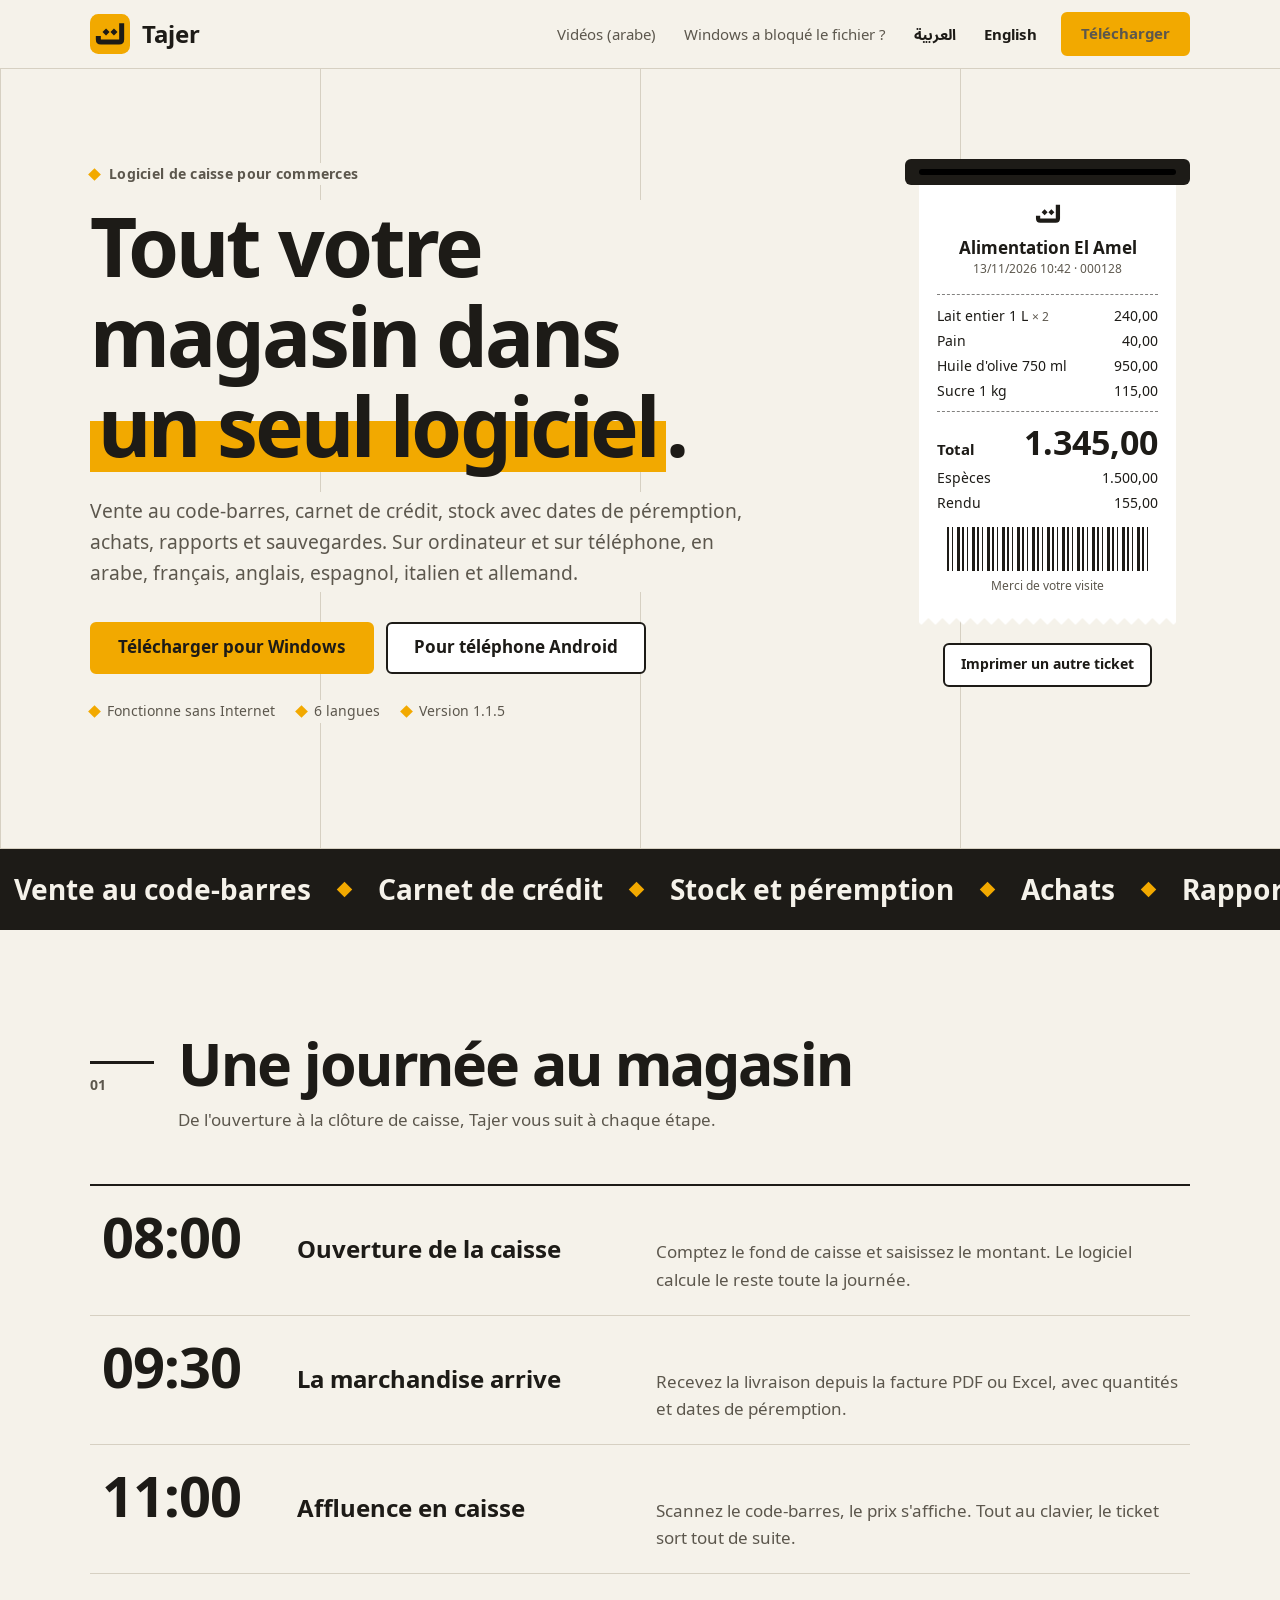
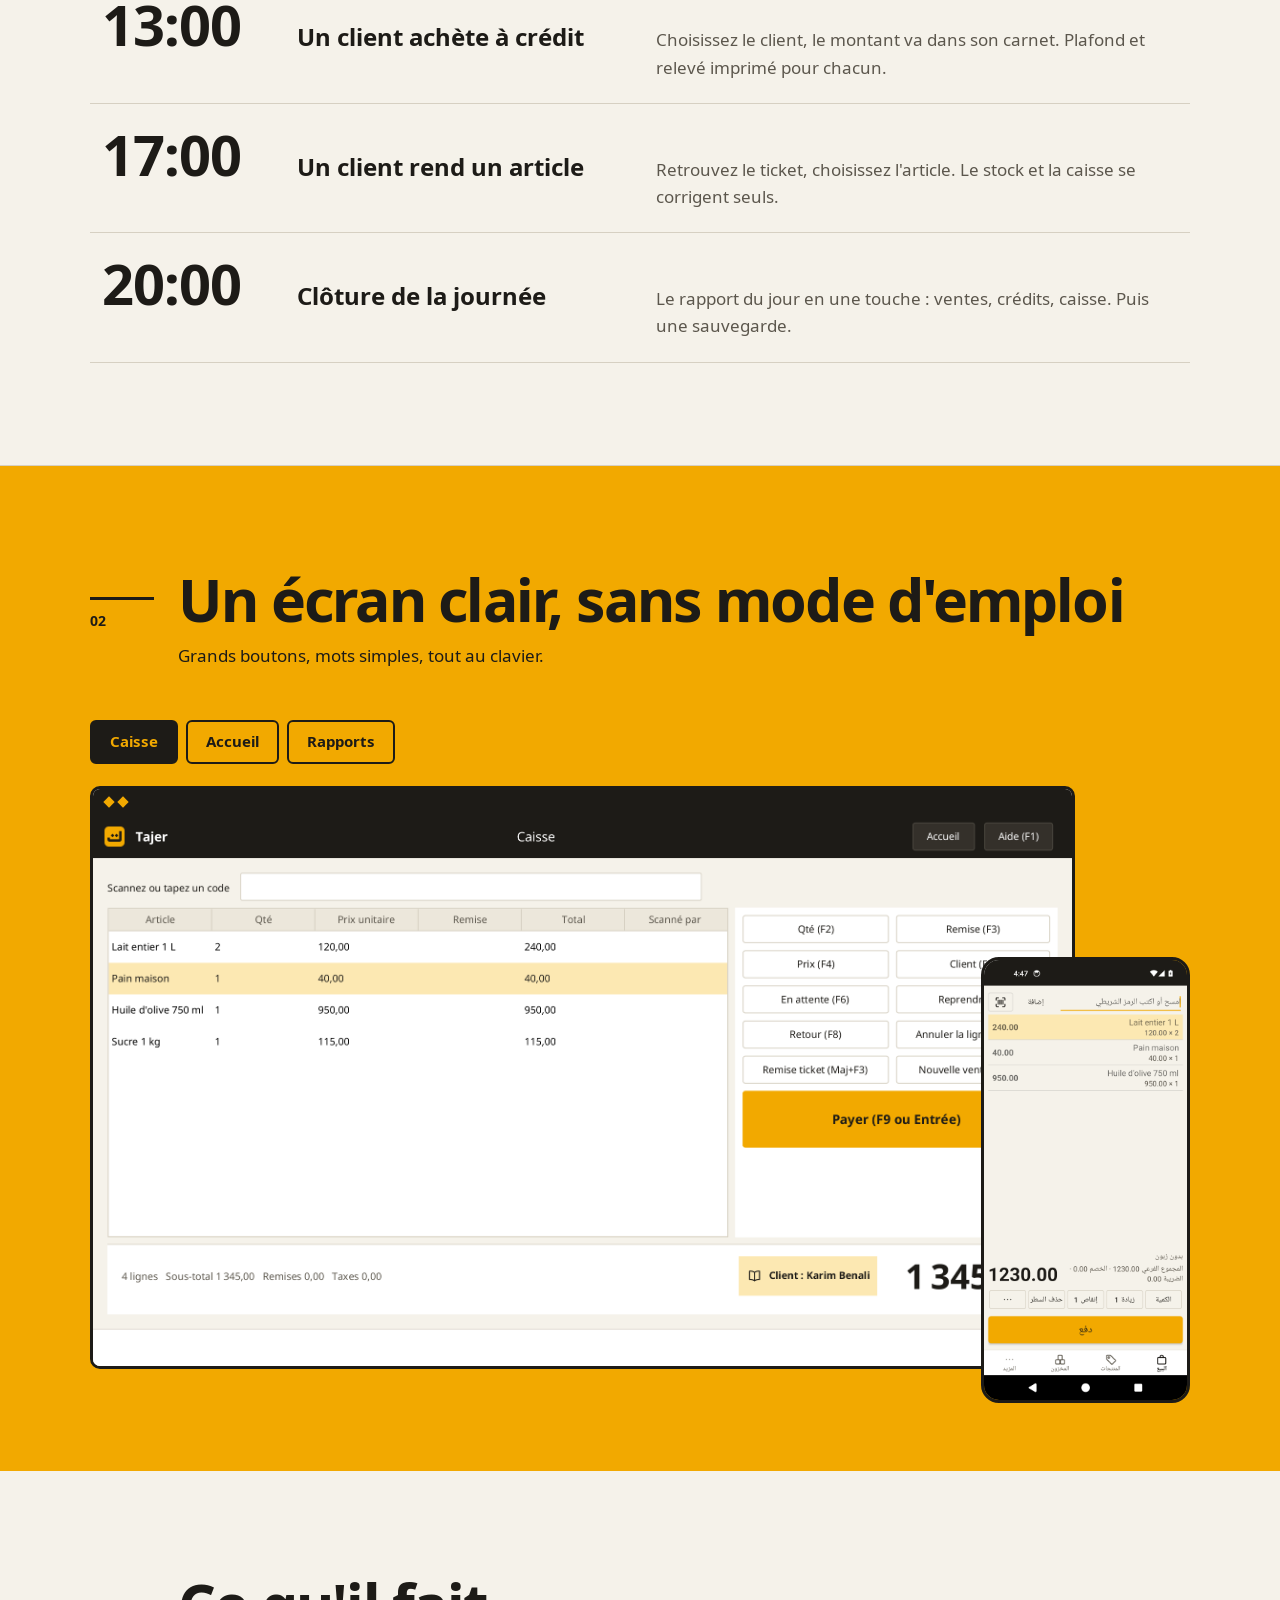
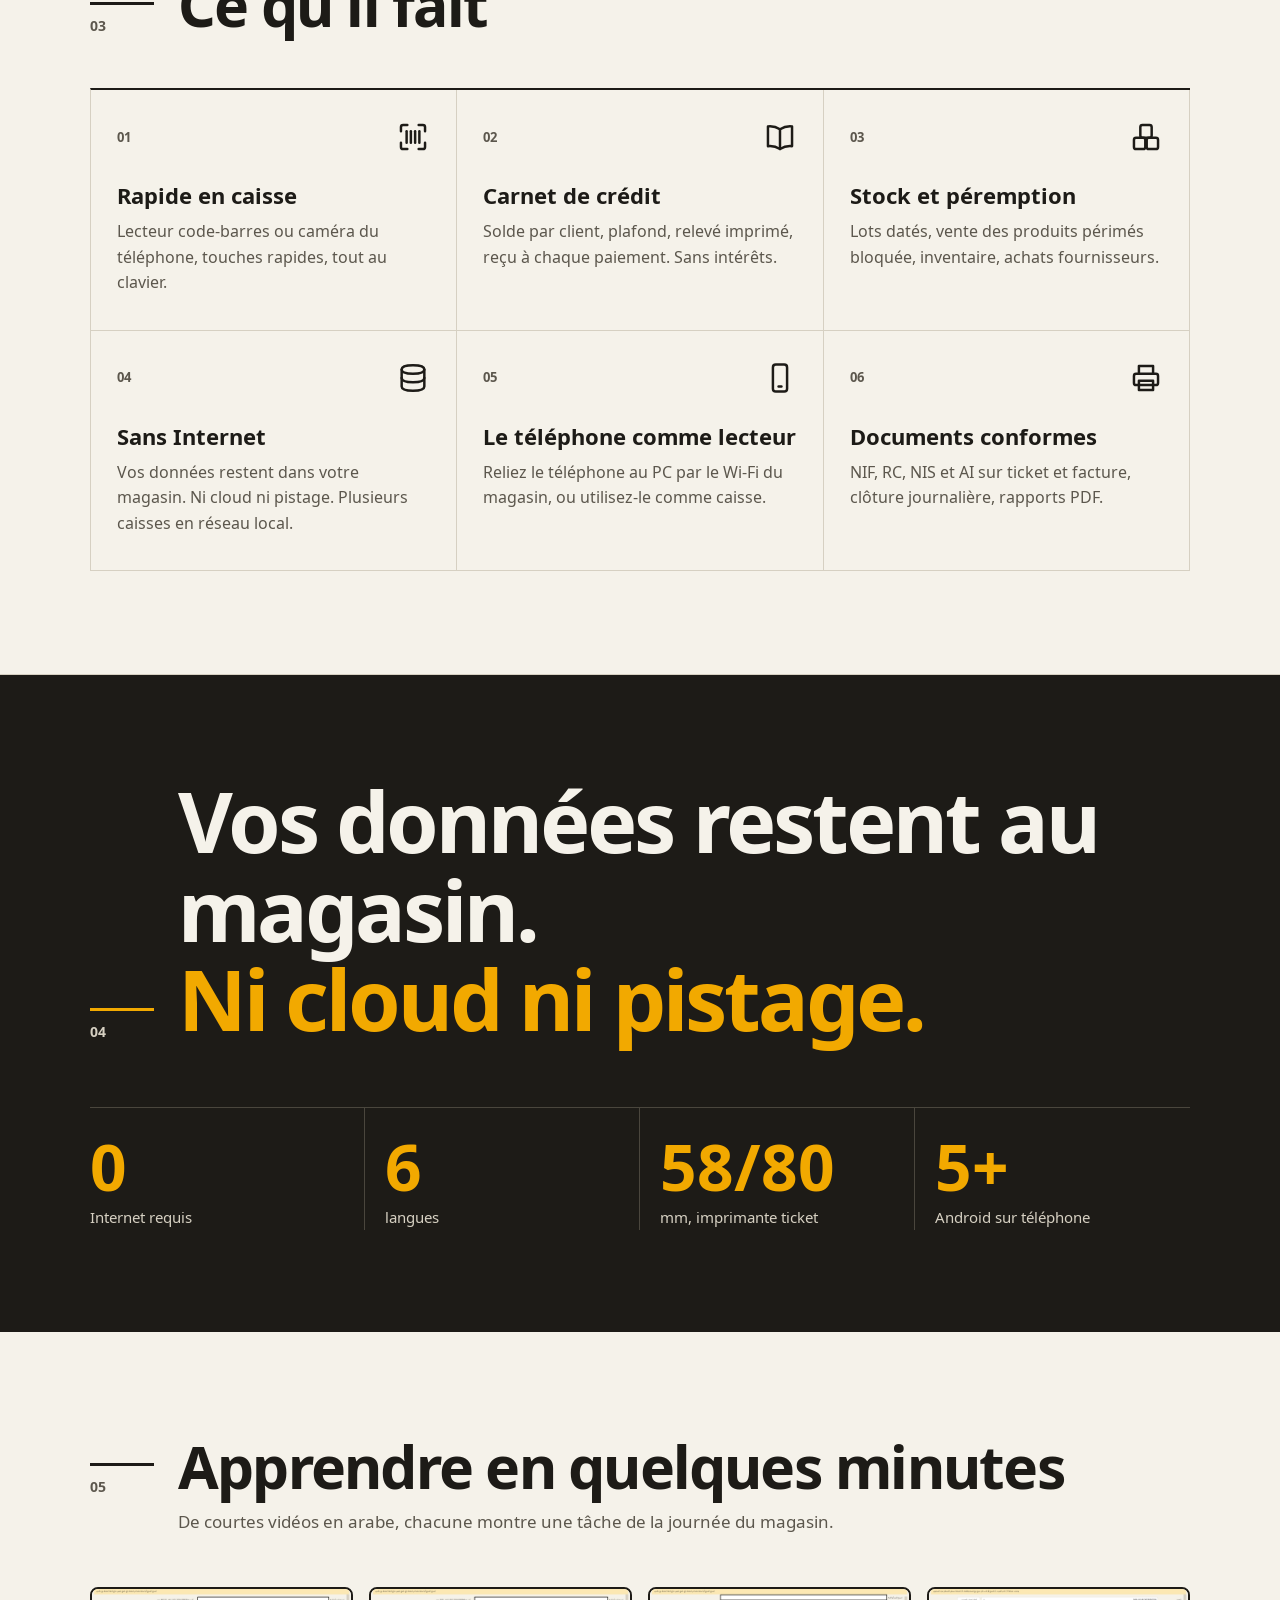
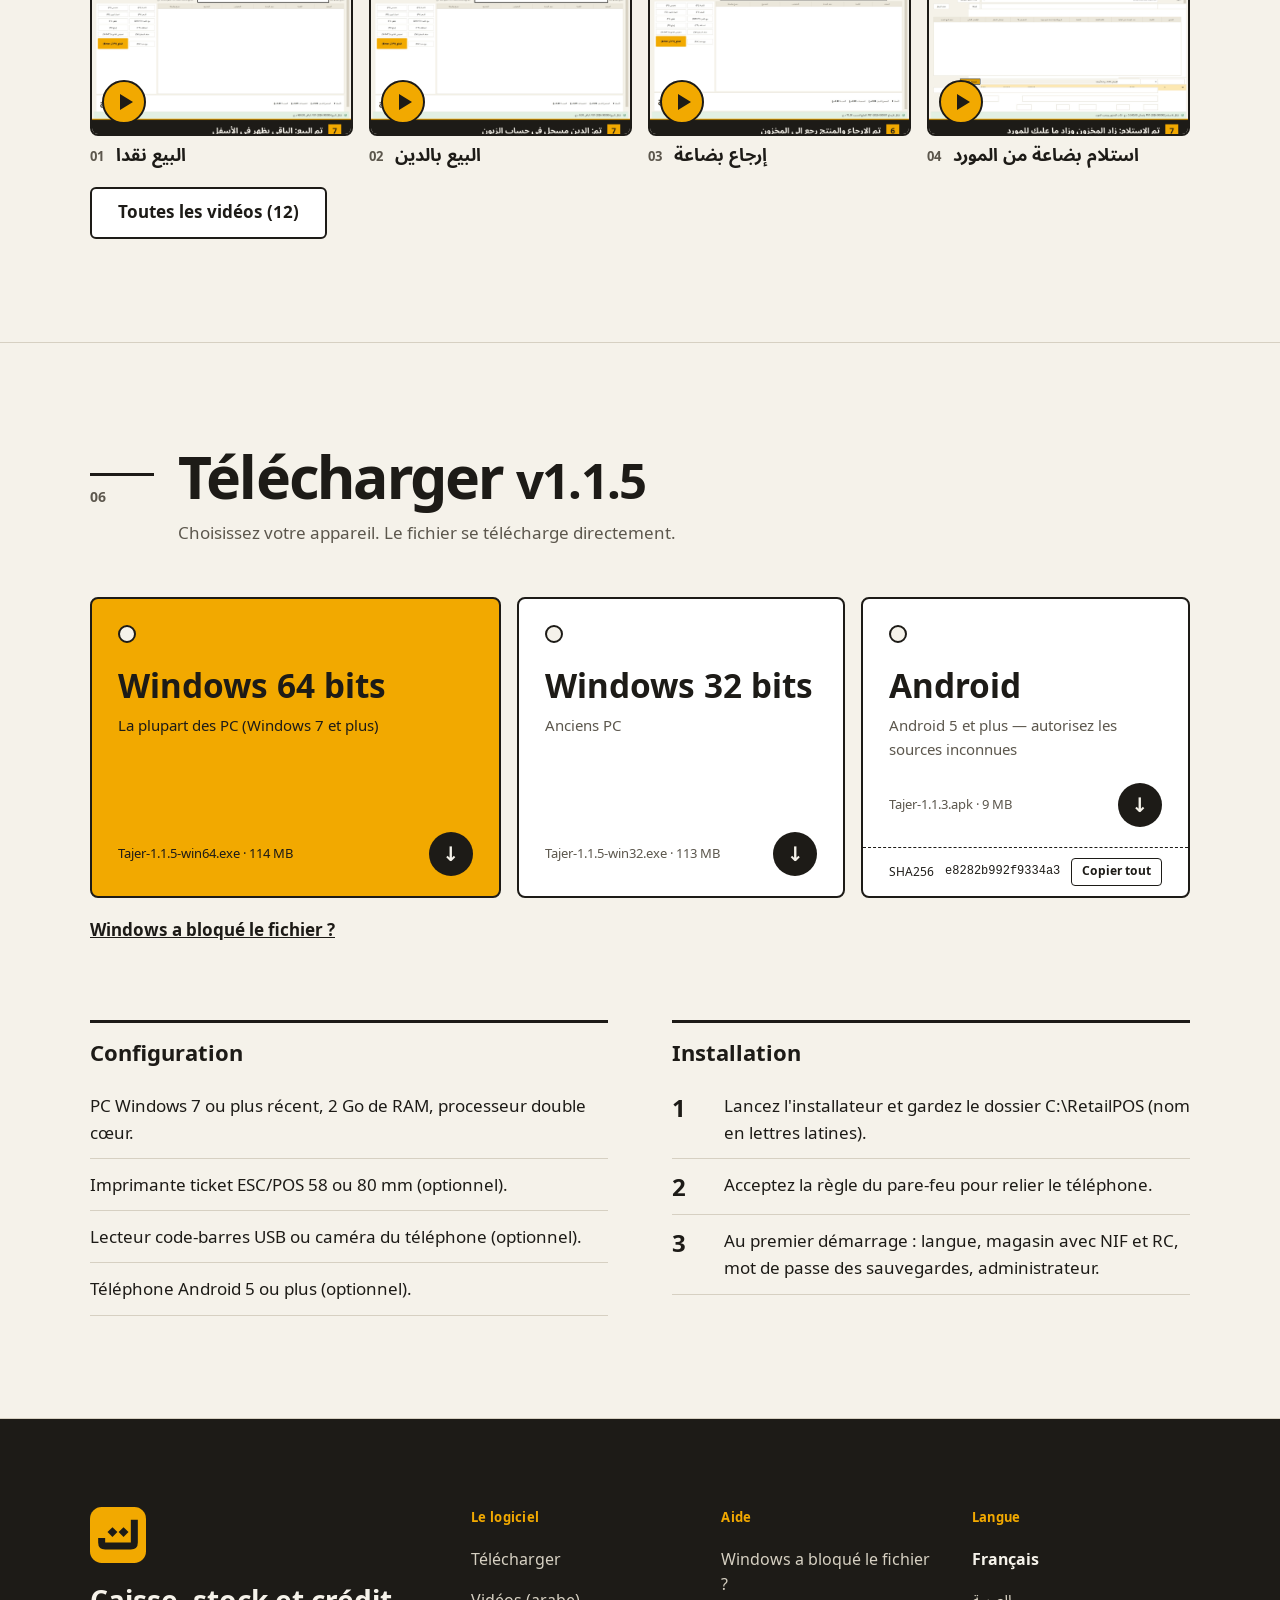
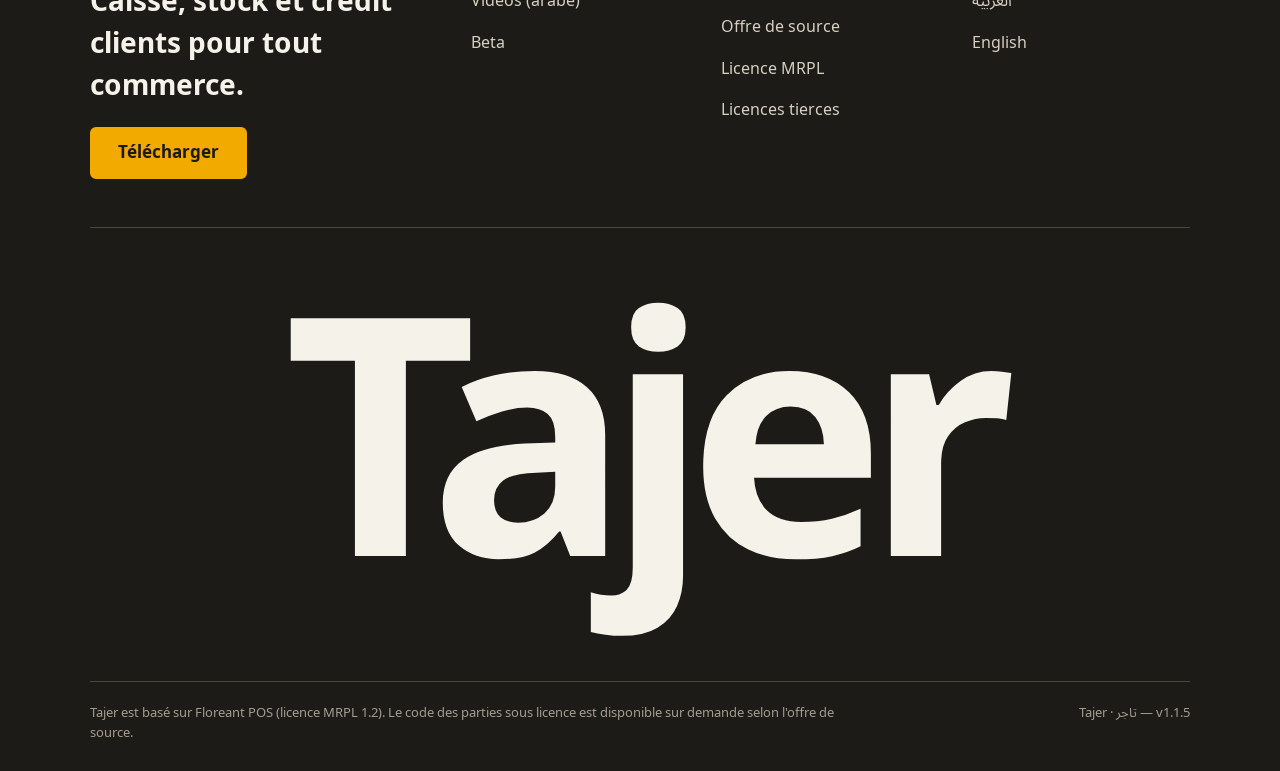
<file: fr/index.html>
<!doctype html>
<html lang="fr" dir="ltr">
<head>
<meta charset="utf-8">
<meta name="viewport" content="width=device-width, initial-scale=1">
<title>Tajer — logiciel de caisse pour commerces</title>
<meta name="description" content="Caisse, stock et crédit clients pour tout commerce, sans Internet.">
<meta name="theme-color" content="#F5F2EA">
<link rel="icon" href="../assets/img/tajer-tile-32.png">
<link rel="stylesheet" href="../assets/home.css">
</head>
<body>
<header class="bar"><div class="wrap bar-in">
  <a class="brand" href="../"><img src="../assets/img/tajer-tile.svg" alt="" width="40" height="40"><span>Tajer</span></a>
  <nav>
    <a class="opt" href="../videos/">Vidéos (arabe)</a>
    <a class="opt" href="blocked/">Windows a bloqué le fichier ?</a>
    <a class="lang" href="../">العربية</a>
    <a class="lang" href="../en/">English</a>
    <a class="btn go" href="#download">Télécharger</a>
  </nav>
</div></header>
<main>
<section class="hero"><div class="wrap hero-in">
  <div>
    <span class="kicker"><i class="nq"></i>Logiciel de caisse pour commerces</span>
    <div class="h1box"><h1>Tout votre magasin dans <span class="mk">un seul logiciel</span>.</h1></div>
    <p class="lead">Vente au code-barres, carnet de crédit, stock avec dates de péremption, achats, rapports et sauvegardes. Sur ordinateur et sur téléphone, en arabe, français, anglais, espagnol, italien et allemand.</p>
    <div class="cta"><a class="btn go" href="#download">Télécharger pour Windows</a><a class="btn" href="#download">Pour téléphone Android</a></div>
    <div class="facts"><span><i class="nq"></i>Fonctionne sans Internet</span><span><i class="nq"></i>6 langues</span><span><i class="nq"></i>Version 1.1.5</span></div>
  </div>
  <div class="printer" aria-hidden="true">
    <div class="slot"></div>
    <div class="paper" id="paper" data-mark="../assets/img/tajer-mark.svg"></div>
    <button type="button" class="btn again" id="again" tabindex="-1">Imprimer un autre ticket</button>
  </div>
</div></section>
<div class="strip" aria-hidden="true"><div class="strip-in"><span>Vente au code-barres</span><span>Carnet de crédit</span><span>Stock et péremption</span><span>Achats</span><span>Rapports</span><span>Sauvegardes</span><span>Plusieurs caisses</span><span>Téléphone comme lecteur</span><span>Vente au code-barres</span><span>Carnet de crédit</span><span>Stock et péremption</span><span>Achats</span><span>Rapports</span><span>Sauvegardes</span><span>Plusieurs caisses</span><span>Téléphone comme lecteur</span></div></div>

<section class="sec"><div class="wrap">
  <div class="sec-h rv"><span class="sec-n num">01</span><h2>Une journée au magasin</h2><p>De l'ouverture à la clôture de caisse, Tajer vous suit à chaque étape.</p></div>
  <ol class="day"><li class="rv"><time class="num">08:00</time><h3>Ouverture de la caisse</h3><p>Comptez le fond de caisse et saisissez le montant. Le logiciel calcule le reste toute la journée.</p></li><li class="rv"><time class="num">09:30</time><h3>La marchandise arrive</h3><p>Recevez la livraison depuis la facture PDF ou Excel, avec quantités et dates de péremption.</p></li><li class="rv"><time class="num">11:00</time><h3>Affluence en caisse</h3><p>Scannez le code-barres, le prix s'affiche. Tout au clavier, le ticket sort tout de suite.</p></li><li class="rv"><time class="num">13:00</time><h3>Un client achète à crédit</h3><p>Choisissez le client, le montant va dans son carnet. Plafond et relevé imprimé pour chacun.</p></li><li class="rv"><time class="num">17:00</time><h3>Un client rend un article</h3><p>Retrouvez le ticket, choisissez l'article. Le stock et la caisse se corrigent seuls.</p></li><li class="rv"><time class="num">20:00</time><h3>Clôture de la journée</h3><p>Le rapport du jour en une touche : ventes, crédits, caisse. Puis une sauvegarde.</p></li></ol>
</div></section>

<section class="sec show"><div class="wrap">
  <div class="sec-h rv"><span class="sec-n num">02</span><h2>Un écran clair, sans mode d'emploi</h2><p>Grands boutons, mots simples, tout au clavier.</p></div>
  <div class="tabs" role="tablist"><button type="button" class="tab" role="tab" aria-selected="true" data-src="../assets/img/desktop-checkout-fr.png">Caisse</button><button type="button" class="tab" role="tab" aria-selected="false" data-src="../assets/img/desktop-home-fr.png">Accueil</button><button type="button" class="tab" role="tab" aria-selected="false" data-src="../assets/img/desktop-reports-fr.png">Rapports</button></div>
  <div class="stage rv">
    <div class="screen"><div class="screen-top"><i></i><i></i></div><img id="shot" src="../assets/img/desktop-checkout-fr.png" alt="" width="2049" height="1152"></div>
    <img class="phone" src="../assets/img/android-checkout-api34.png" alt="" loading="lazy" width="1080" height="2340">
  </div>
</div></section>

<section class="sec"><div class="wrap">
  <div class="sec-h rv"><span class="sec-n num">03</span><h2>Ce qu'il fait</h2></div>
  <ul class="feats"><li class="rv"><div class="top"><span class="n num">01</span><span class="ic" style="-webkit-mask-image:url(../assets/img/icons/scan.svg);mask-image:url(../assets/img/icons/scan.svg)"></span></div><h3>Rapide en caisse</h3><p>Lecteur code-barres ou caméra du téléphone, touches rapides, tout au clavier.</p></li><li class="rv"><div class="top"><span class="n num">02</span><span class="ic" style="-webkit-mask-image:url(../assets/img/icons/credit.svg);mask-image:url(../assets/img/icons/credit.svg)"></span></div><h3>Carnet de crédit</h3><p>Solde par client, plafond, relevé imprimé, reçu à chaque paiement. Sans intérêts.</p></li><li class="rv"><div class="top"><span class="n num">03</span><span class="ic" style="-webkit-mask-image:url(../assets/img/icons/stock.svg);mask-image:url(../assets/img/icons/stock.svg)"></span></div><h3>Stock et péremption</h3><p>Lots datés, vente des produits périmés bloquée, inventaire, achats fournisseurs.</p></li><li class="rv"><div class="top"><span class="n num">04</span><span class="ic" style="-webkit-mask-image:url(../assets/img/icons/backup.svg);mask-image:url(../assets/img/icons/backup.svg)"></span></div><h3>Sans Internet</h3><p>Vos données restent dans votre magasin. Ni cloud ni pistage. Plusieurs caisses en réseau local.</p></li><li class="rv"><div class="top"><span class="n num">05</span><span class="ic" style="-webkit-mask-image:url(../assets/img/icons/phone.svg);mask-image:url(../assets/img/icons/phone.svg)"></span></div><h3>Le téléphone comme lecteur</h3><p>Reliez le téléphone au PC par le Wi-Fi du magasin, ou utilisez-le comme caisse.</p></li><li class="rv"><div class="top"><span class="n num">06</span><span class="ic" style="-webkit-mask-image:url(../assets/img/icons/printer.svg);mask-image:url(../assets/img/icons/printer.svg)"></span></div><h3>Documents conformes</h3><p>NIF, RC, NIS et AI sur ticket et facture, clôture journalière, rapports PDF.</p></li></ul>
</div></section>

<section class="sec keep on-ink"><div class="wrap">
  <div class="sec-h rv"><span class="sec-n num">04</span><h2 class="say">Vos données restent au magasin. <em>Ni cloud ni pistage.</em></h2></div>
  <ul class="stats"><li class="rv"><b class="num">0</b><span>Internet requis</span></li><li class="rv"><b class="num">6</b><span>langues</span></li><li class="rv"><b class="num">58/80</b><span>mm, imprimante ticket</span></li><li class="rv"><b class="num">5+</b><span>Android sur téléphone</span></li></ul>
</div></section>

<section class="sec"><div class="wrap">
  <div class="sec-h rv"><span class="sec-n num">05</span><h2>Apprendre en quelques minutes</h2><p>De courtes vidéos en arabe, chacune montre une tâche de la journée du magasin.</p></div>
  <ul class="vidrow"><li class="rv"><a href="../videos/ar/01-sell-cash.mp4"><span class="thumb"><img src="../videos/ar/01-sell-cash.png" alt="" loading="lazy" width="640" height="360"><span class="play" aria-hidden="true"></span></span><span class="vn num">01</span><span class="vt" lang="ar" dir="rtl">البيع نقدا</span></a></li><li class="rv"><a href="../videos/ar/02-sell-credit.mp4"><span class="thumb"><img src="../videos/ar/02-sell-credit.png" alt="" loading="lazy" width="640" height="360"><span class="play" aria-hidden="true"></span></span><span class="vn num">02</span><span class="vt" lang="ar" dir="rtl">البيع بالدين</span></a></li><li class="rv"><a href="../videos/ar/03-return.mp4"><span class="thumb"><img src="../videos/ar/03-return.png" alt="" loading="lazy" width="640" height="360"><span class="play" aria-hidden="true"></span></span><span class="vn num">03</span><span class="vt" lang="ar" dir="rtl">إرجاع بضاعة</span></a></li><li class="rv"><a href="../videos/ar/04-receive-goods.mp4"><span class="thumb"><img src="../videos/ar/04-receive-goods.png" alt="" loading="lazy" width="640" height="360"><span class="play" aria-hidden="true"></span></span><span class="vn num">04</span><span class="vt" lang="ar" dir="rtl">استلام بضاعة من المورد</span></a></li></ul>
  <p class="help-link"><a class="btn" href="../videos/">Toutes les vidéos (12)</a></p>
</div></section>

<section class="sec" id="download"><div class="wrap">
  <div class="sec-h rv"><span class="sec-n num">06</span><h2>Télécharger <small class="num">v1.1.5</small></h2><p>Choisissez votre appareil. Le fichier se télécharge directement.</p></div>
  <div class="tix"><div class="tk main rv"><a class="hit" href="https://github.com/charaflokman/tajer-site/releases/download/v1.1.5/Tajer-1.1.5-win64.exe" download><span class="hole"></span><span class="name">Windows 64 bits</span><span class="note">La plupart des PC (Windows 7 et plus)</span><span class="get"><small>Tajer-1.1.5-win64.exe · 114 MB</small><span class="arrow" aria-hidden="true">&#8595;</span></span></a></div><div class="tk rv"><a class="hit" href="https://github.com/charaflokman/tajer-site/releases/download/v1.1.5/Tajer-1.1.5-win32.exe" download><span class="hole"></span><span class="name">Windows 32 bits</span><span class="note">Anciens PC</span><span class="get"><small>Tajer-1.1.5-win32.exe · 113 MB</small><span class="arrow" aria-hidden="true">&#8595;</span></span></a></div><div class="tk rv"><a class="hit" href="../downloads/Tajer-1.1.3.apk" download><span class="hole"></span><span class="name">Android</span><span class="note">Android 5 et plus — autorisez les sources inconnues</span><span class="get"><small>Tajer-1.1.3.apk · 9 MB</small><span class="arrow" aria-hidden="true">&#8595;</span></span></a><div class="sha">SHA256 <code>e8282b992f9334a3</code><button type="button" class="cp" data-h="e8282b992f9334a3fab8ebf0583eb9b4502842683228b2219981564c225ba391">Copier tout</button></div></div></div>
  
  <p class="help-link"><a href="blocked/">Windows a bloqué le fichier ?</a></p>
  <div class="two">
    <div class="rv"><h3>Configuration</h3><ul class="reqs"><li>PC Windows 7 ou plus récent, 2 Go de RAM, processeur double cœur.</li><li>Imprimante ticket ESC/POS 58 ou 80 mm (optionnel).</li><li>Lecteur code-barres USB ou caméra du téléphone (optionnel).</li><li>Téléphone Android 5 ou plus (optionnel).</li></ul></div>
    <div class="rv"><h3>Installation</h3><ol class="steps"><li><span>Lancez l'installateur et gardez le dossier C:\RetailPOS (nom en lettres latines).</span></li><li><span>Acceptez la règle du pare-feu pour relier le téléphone.</span></li><li><span>Au premier démarrage : langue, magasin avec NIF et RC, mot de passe des sauvegardes, administrateur.</span></li></ol></div>
  </div>
</div></section>

</main>
<footer class="foot on-ink"><div class="wrap">
  <div class="foot-top">
    <div class="foot-say"><img src="../assets/img/tajer-tile.svg" alt="" width="56" height="56"><p>Caisse, stock et crédit clients pour tout commerce.</p><a class="btn go" href="#download">Télécharger</a></div>
    <nav class="foot-col"><h3>Le logiciel</h3><a href="#download">Télécharger</a><a href="../videos/">Vidéos (arabe)</a><a href="#beta">Beta</a></nav>
    <nav class="foot-col"><h3>Aide</h3><a href="blocked/">Windows a bloqué le fichier ?</a><a href="../legal/SOURCE_OFFER.txt">Offre de source</a><a href="../legal/LICENSE-MRPL.txt">Licence MRPL</a><a href="../legal/THIRD_PARTY_LICENSES.md">Licences tierces</a></nav>
    <nav class="foot-col"><h3>Langue</h3><span class="cur">Français</span><a href="../">العربية</a><a href="../en/">English</a></nav>
  </div>
  <div class="giant" aria-hidden="true">Tajer</div>
  <div class="foot-end"><small>Tajer est basé sur Floreant POS (licence MRPL 1.2). Le code des parties sous licence est disponible sur demande selon l'offre de source.</small><small class="num">Tajer · تاجر — v1.1.5</small></div>
</div></footer>
<script type="application/json" id="rc">[{"shop": "Alimentation El Amel", "meta": "13/11/2026 10:42 · 000128", "totalLabel": "Total", "total": "1.345,00", "rows": [["Lait entier 1 L", "240,00", "× 2"], ["Pain", "40,00", ""], ["Huile d'olive 750 ml", "950,00", ""], ["Sucre 1 kg", "115,00", ""]], "after": [["Espèces", "1.500,00"], ["Rendu", "155,00"]], "note": "", "thanks": "Merci de votre visite"}, {"shop": "Alimentation El Amel", "meta": "13/11/2026 13:05 · 000131", "totalLabel": "Total", "total": "1.570,00", "rows": [["Semoule 10 kg", "1.150,00", ""], ["Café 250 g", "420,00", ""]], "after": [["Solde client après la vente", "4.320,00"]], "note": "À crédit : Karim Benali", "thanks": "Merci de votre visite"}, {"shop": "Alimentation El Amel", "meta": "13/11/2026 17:20 · 000139", "totalLabel": "Rendu en espèces", "total": "950,00", "rows": [["Retour : huile d'olive 750 ml", "-950,00", ""]], "after": [], "note": "Article remis en stock", "ok": true, "thanks": "Ticket d'origine 000128"}]</script>
<script src="../assets/home.js"></script>
</body>
</html>
</file>
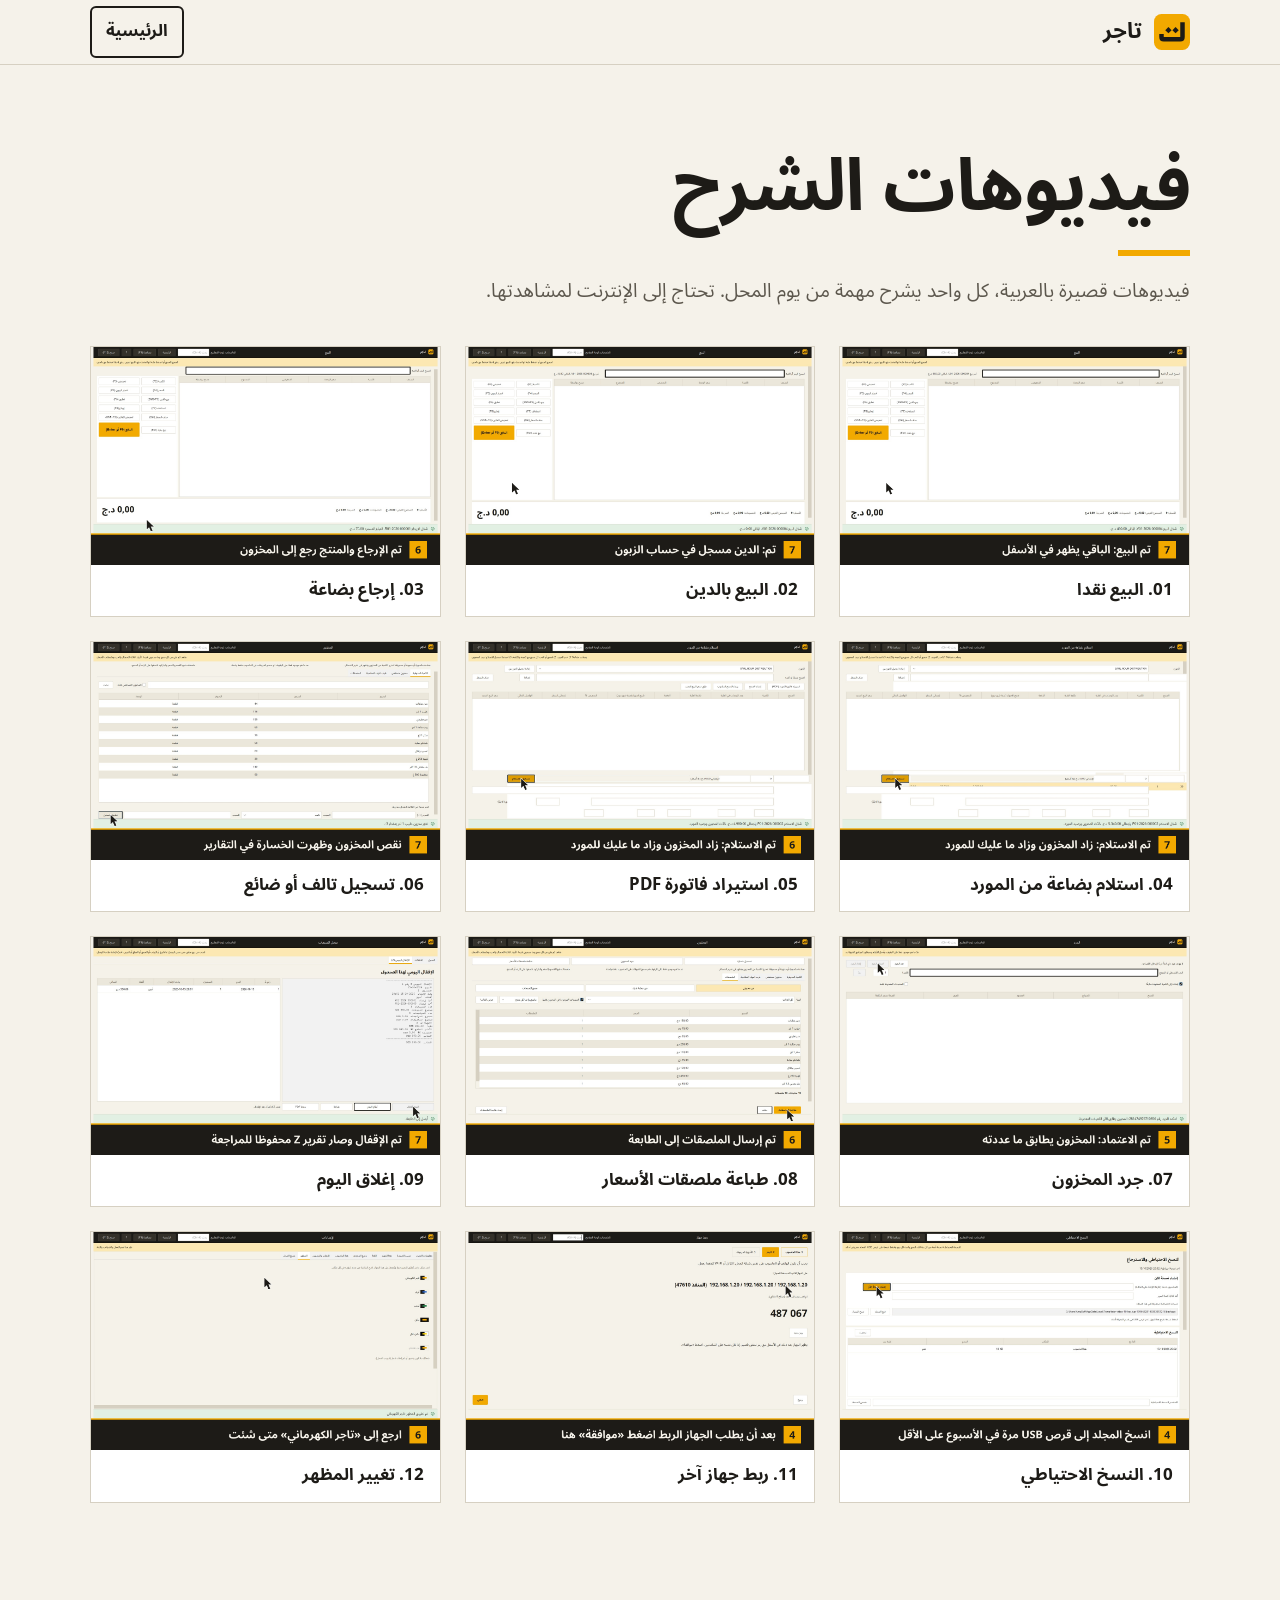
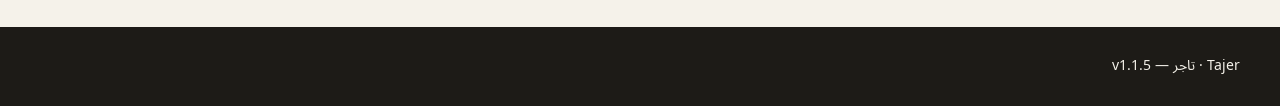
<file: videos/index.html>
<!doctype html>
<html lang="ar" dir="rtl">
<head>
<meta charset="utf-8">
<meta name="viewport" content="width=device-width, initial-scale=1">
<title>فيديوهات الشرح — تاجر</title>
<meta name="description" content="فيديوهات قصيرة بالعربية تشرح استعمال تاجر خطوة بخطوة.">
<link rel="icon" href="../assets/img/tajer-tile-32.png">
<link rel="stylesheet" href="../assets/site.css">
</head>
<body>
<header class="bar"><div class="wrap bar-in">
  <a class="brand" href="../"><img src="../assets/img/tajer-tile.svg" alt="" width="36" height="36"><span>تاجر</span></a>
  <nav><a href="../">الرئيسية</a></nav>
</div></header>
<main class="wrap">
  <h1>فيديوهات الشرح</h1>
  <p class="lead">فيديوهات قصيرة بالعربية، كل واحد يشرح مهمة من يوم المحل. تحتاج إلى الإنترنت لمشاهدتها.</p>
  <ul class="vids"><li><a href="ar/01-sell-cash.mp4"><img src="ar/01-sell-cash.png" alt="" loading="lazy" width="640" height="360"><span>01. البيع نقدا</span></a></li><li><a href="ar/02-sell-credit.mp4"><img src="ar/02-sell-credit.png" alt="" loading="lazy" width="640" height="360"><span>02. البيع بالدين</span></a></li><li><a href="ar/03-return.mp4"><img src="ar/03-return.png" alt="" loading="lazy" width="640" height="360"><span>03. إرجاع بضاعة</span></a></li><li><a href="ar/04-receive-goods.mp4"><img src="ar/04-receive-goods.png" alt="" loading="lazy" width="640" height="360"><span>04. استلام بضاعة من المورد</span></a></li><li><a href="ar/05-import-pdf-invoice.mp4"><img src="ar/05-import-pdf-invoice.png" alt="" loading="lazy" width="640" height="360"><span>05. استيراد فاتورة PDF</span></a></li><li><a href="ar/06-record-loss.mp4"><img src="ar/06-record-loss.png" alt="" loading="lazy" width="640" height="360"><span>06. تسجيل تالف أو ضائع</span></a></li><li><a href="ar/07-stock-count.mp4"><img src="ar/07-stock-count.png" alt="" loading="lazy" width="640" height="360"><span>07. جرد المخزون</span></a></li><li><a href="ar/08-print-labels.mp4"><img src="ar/08-print-labels.png" alt="" loading="lazy" width="640" height="360"><span>08. طباعة ملصقات الأسعار</span></a></li><li><a href="ar/09-close-day.mp4"><img src="ar/09-close-day.png" alt="" loading="lazy" width="640" height="360"><span>09. إغلاق اليوم</span></a></li><li><a href="ar/10-backup.mp4"><img src="ar/10-backup.png" alt="" loading="lazy" width="640" height="360"><span>10. النسخ الاحتياطي</span></a></li><li><a href="ar/11-link-device.mp4"><img src="ar/11-link-device.png" alt="" loading="lazy" width="640" height="360"><span>11. ربط جهاز آخر</span></a></li><li><a href="ar/12-themes.mp4"><img src="ar/12-themes.png" alt="" loading="lazy" width="640" height="360"><span>12. تغيير المظهر</span></a></li></ul>
</main>
<footer class="wrap foot">Tajer · تاجر — v1.1.5</footer>
</body>
</html>
</file>
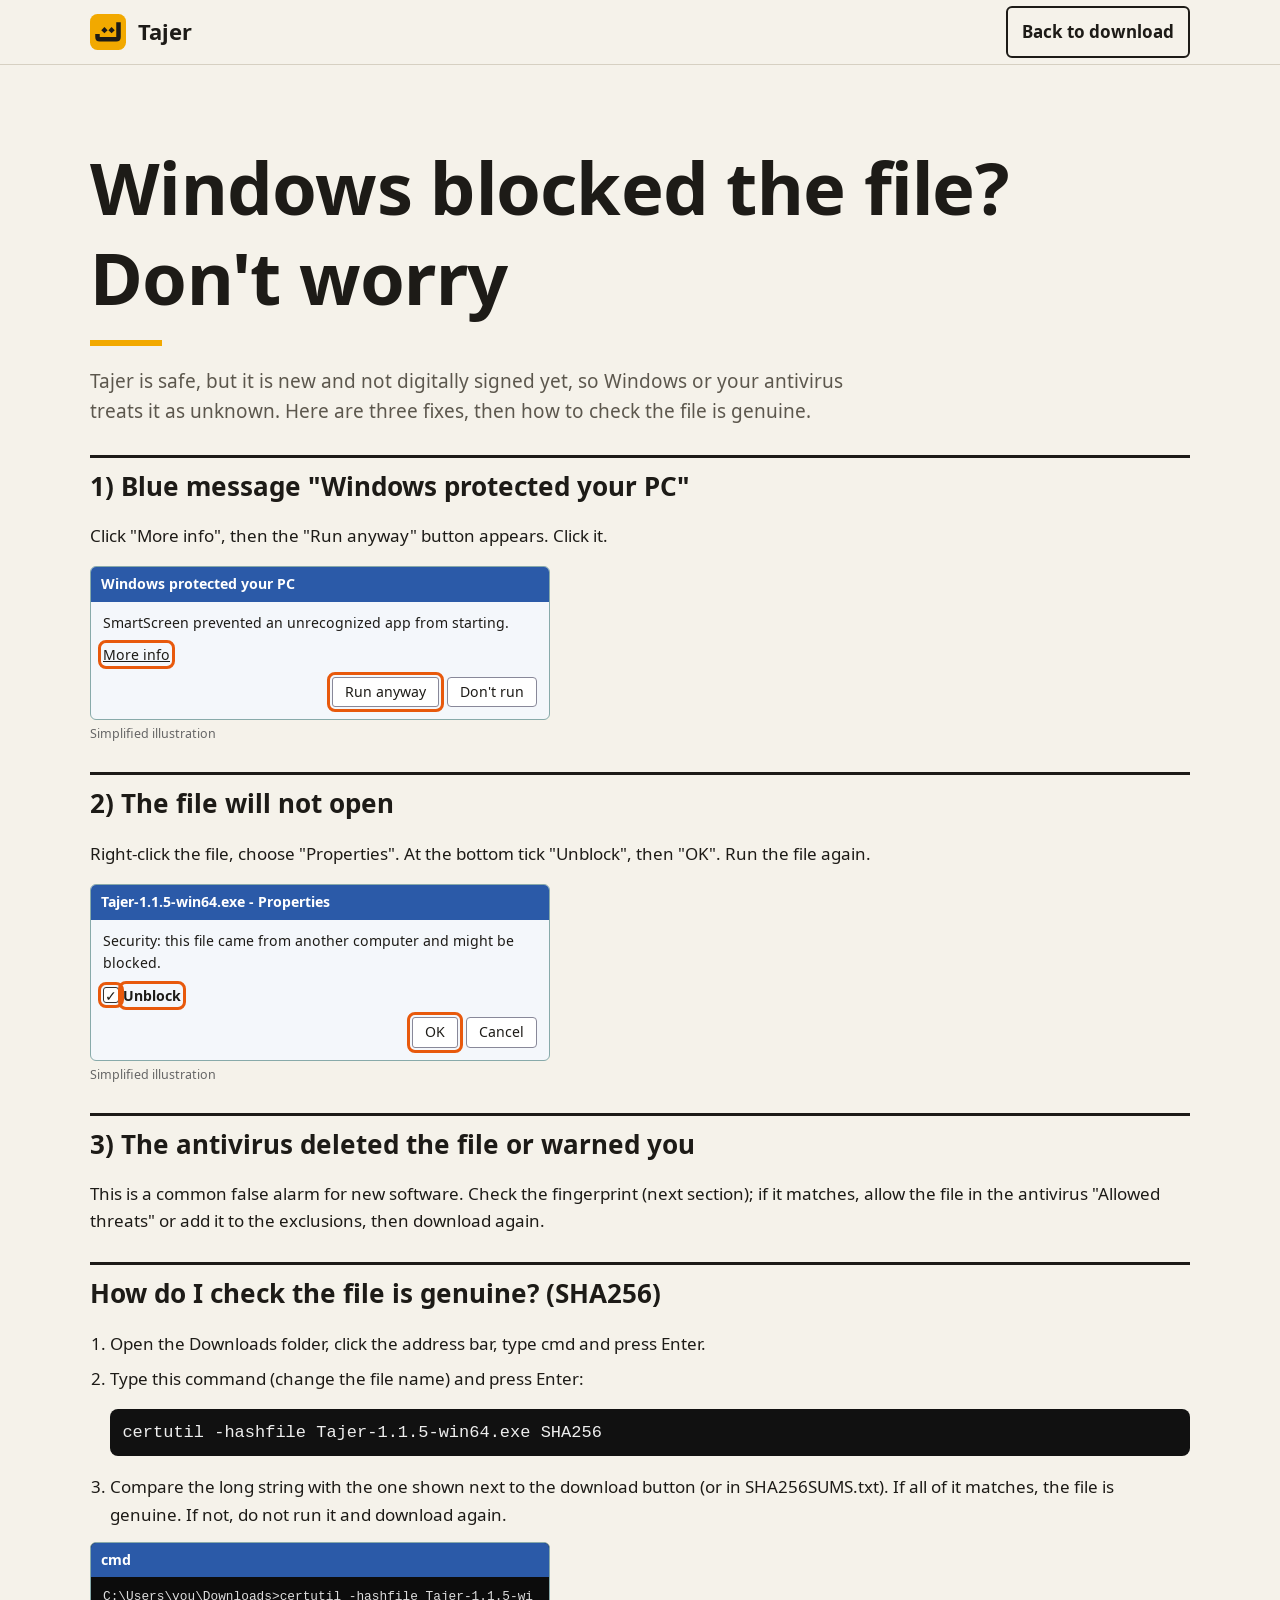
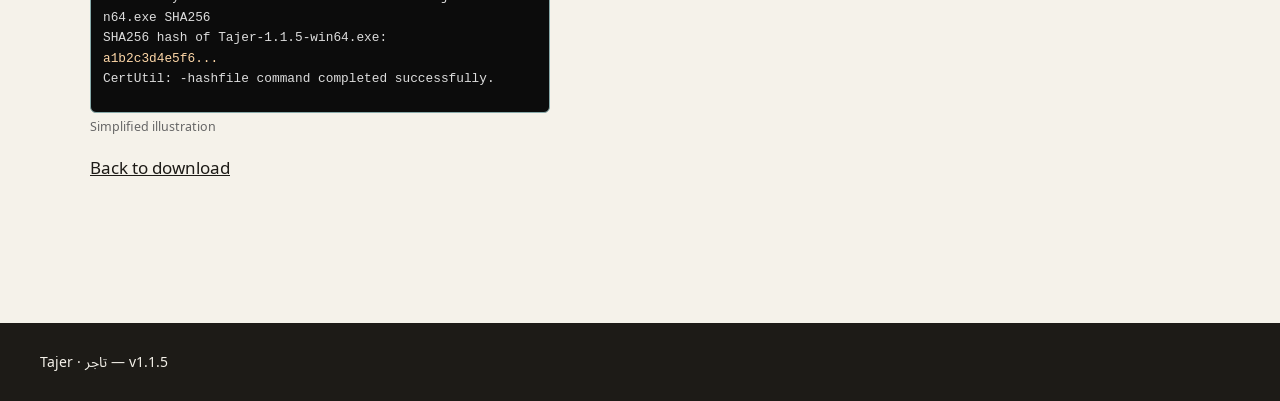
<file: en/blocked/index.html>
<!doctype html>
<html lang="en" dir="ltr">
<head>
<meta charset="utf-8">
<meta name="viewport" content="width=device-width, initial-scale=1">
<title>Windows blocked the file — Tajer</title>
<meta name="description" content="Tajer is safe, but it is new and not digitally signed yet, so Windows or your antivirus treats it as unknown. Here are three fixes, then how to check the file is genuine.">
<link rel="icon" href="../../assets/img/tajer-tile-32.png">
<link rel="stylesheet" href="../../assets/site.css">
</head>
<body>
<header class="bar"><div class="wrap bar-in">
  <a class="brand" href="../"><img src="../../assets/img/tajer-tile.svg" alt="" width="36" height="36"><span>Tajer</span></a>
  <nav><a href="../#download">Back to download</a></nav>
</div></header>
<main class="wrap help">
  <h1>Windows blocked the file? Don't worry</h1>
  <p class="lead">Tajer is safe, but it is new and not digitally signed yet, so Windows or your antivirus treats it as unknown. Here are three fixes, then how to check the file is genuine.</p>
  <h2>1) Blue message "Windows protected your PC"</h2><p>Click "More info", then the "Run anyway" button appears. Click it.</p><figure class="mock" dir="ltr"><div class="win"><div class="wt">Windows protected your PC</div><p>SmartScreen prevented an unrecognized app from starting.</p><p><u class="hl">More info</u></p><div class="btns"><span class="btn hl">Run anyway</span><span class="btn">Don&#39;t run</span></div></div><figcaption>Simplified illustration</figcaption></figure>
  <h2>2) The file will not open</h2><p>Right-click the file, choose "Properties". At the bottom tick "Unblock", then "OK". Run the file again.</p><figure class="mock" dir="ltr"><div class="win"><div class="wt">Tajer-1.1.5-win64.exe - Properties</div><p>Security: this file came from another computer and might be blocked.</p><p><span class="chk hl">&#10003;</span> <b class="hl">Unblock</b></p><div class="btns"><span class="btn hl">OK</span><span class="btn">Cancel</span></div></div><figcaption>Simplified illustration</figcaption></figure>
  <h2>3) The antivirus deleted the file or warned you</h2><p>This is a common false alarm for new software. Check the fingerprint (next section); if it matches, allow the file in the antivirus "Allowed threats" or add it to the exclusions, then download again.</p>
  <h2>How do I check the file is genuine? (SHA256)</h2>
  <ol class="list"><li>Open the Downloads folder, click the address bar, type cmd and press Enter.</li><li>Type this command (change the file name) and press Enter:<pre class="cmd" dir="ltr">certutil -hashfile Tajer-1.1.5-win64.exe SHA256</pre></li><li>Compare the long string with the one shown next to the download button (or in SHA256SUMS.txt). If all of it matches, the file is genuine. If not, do not run it and download again.</li></ol><figure class="mock" dir="ltr"><div class="win term"><div class="wt">cmd</div><pre>C:\Users\you\Downloads&gt;certutil -hashfile Tajer-1.1.5-win64.exe SHA256
SHA256 hash of Tajer-1.1.5-win64.exe:
<span class="hl">a1b2c3d4e5f6...</span>
CertUtil: -hashfile command completed successfully.</pre></div><figcaption>Simplified illustration</figcaption></figure>
  <p><a href="../#download">Back to download</a></p>
</main>
<footer class="wrap foot">Tajer · تاجر — v1.1.5</footer>
<script>document.addEventListener("click",function(e){var b=e.target.closest(".cp");if(!b)return;var h=b.dataset.h,o=b.textContent;function ok(){b.textContent="OK";setTimeout(function(){b.textContent=o},1500)}if(navigator.clipboard){navigator.clipboard.writeText(h).then(ok,function(){prompt("SHA256",h)})}else{prompt("SHA256",h)}});</script>
</body>
</html>
</file>
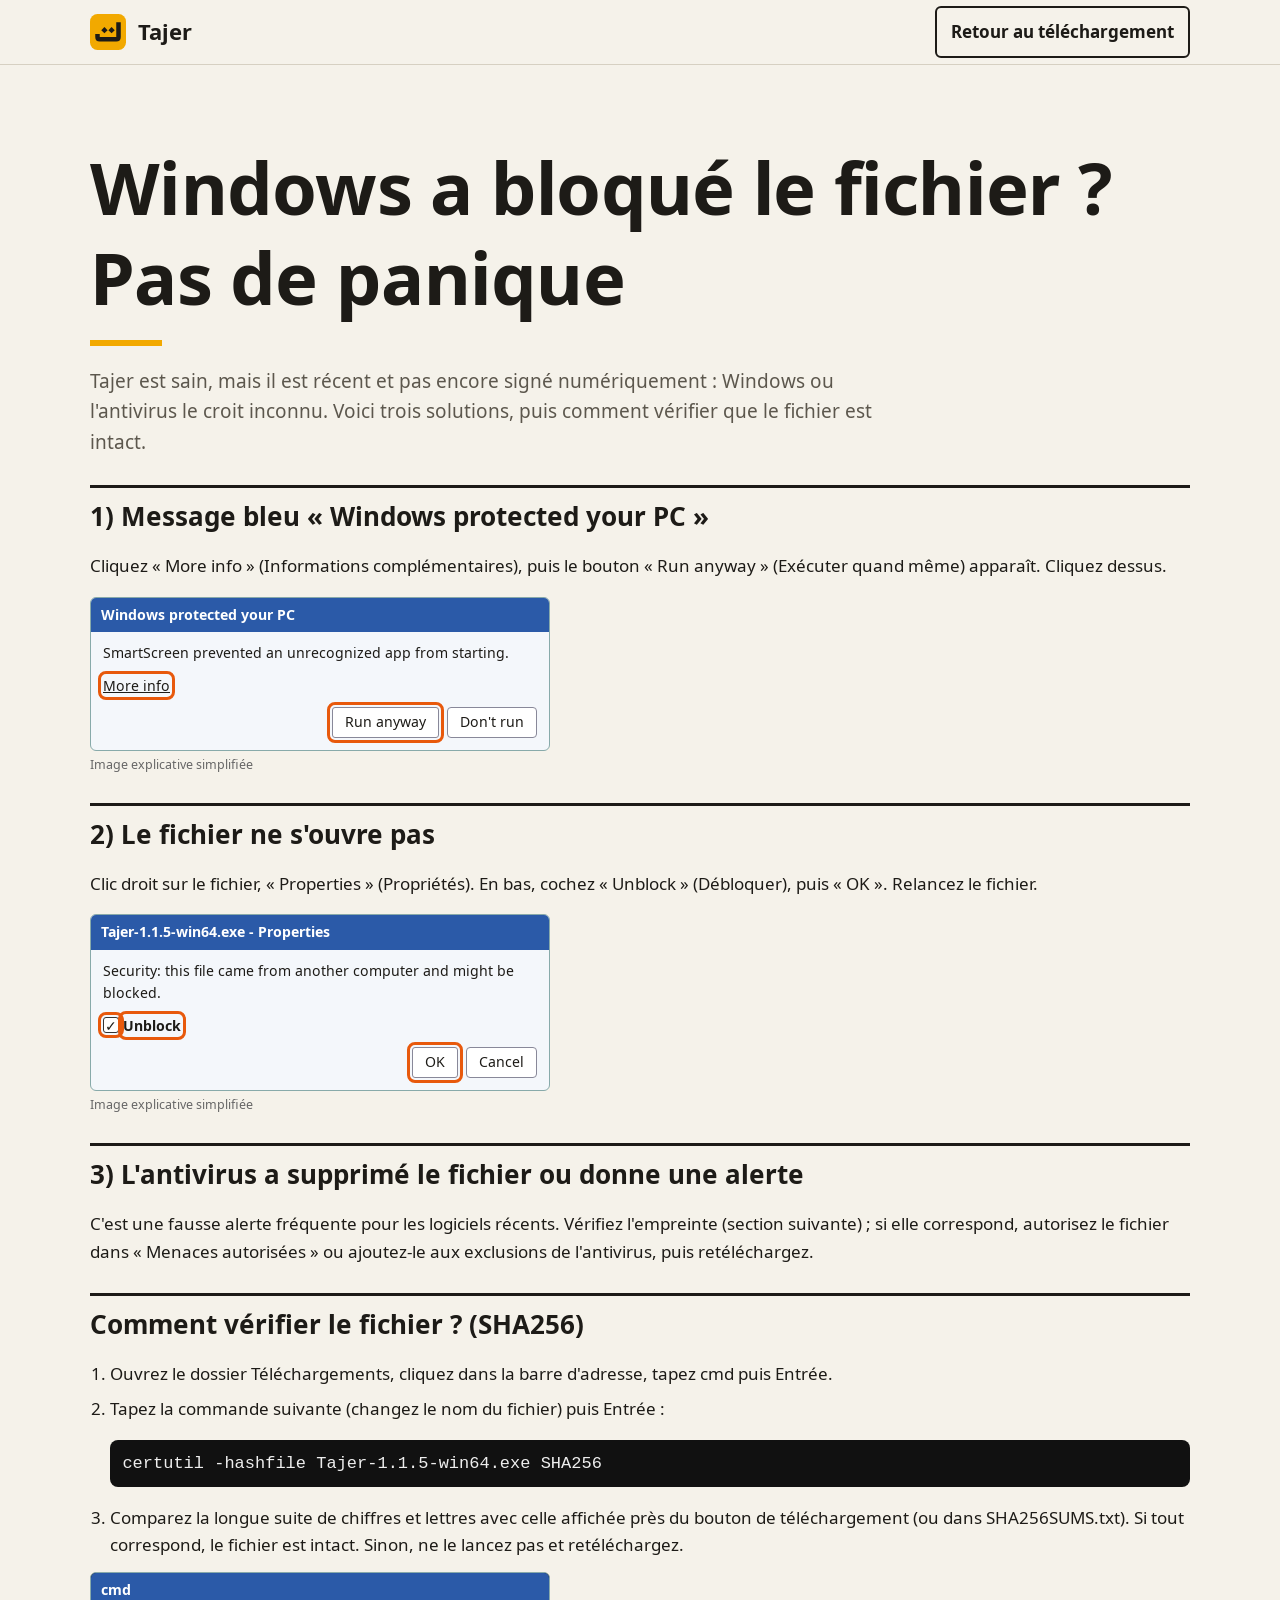
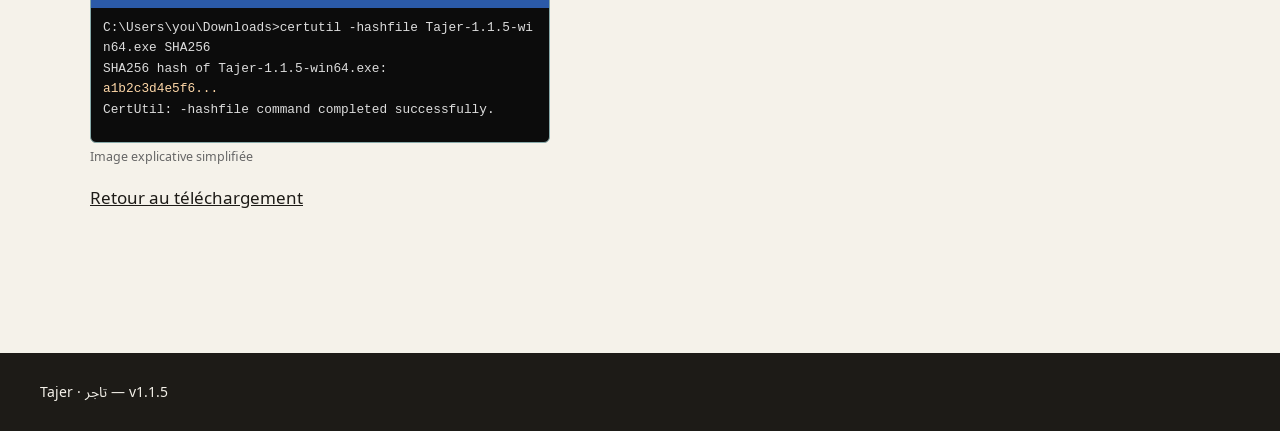
<file: fr/blocked/index.html>
<!doctype html>
<html lang="fr" dir="ltr">
<head>
<meta charset="utf-8">
<meta name="viewport" content="width=device-width, initial-scale=1">
<title>Windows a bloqué le fichier — Tajer</title>
<meta name="description" content="Tajer est sain, mais il est récent et pas encore signé numériquement : Windows ou l'antivirus le croit inconnu. Voici trois solutions, puis comment vérifier que le fichier est intact.">
<link rel="icon" href="../../assets/img/tajer-tile-32.png">
<link rel="stylesheet" href="../../assets/site.css">
</head>
<body>
<header class="bar"><div class="wrap bar-in">
  <a class="brand" href="../"><img src="../../assets/img/tajer-tile.svg" alt="" width="36" height="36"><span>Tajer</span></a>
  <nav><a href="../#download">Retour au téléchargement</a></nav>
</div></header>
<main class="wrap help">
  <h1>Windows a bloqué le fichier ? Pas de panique</h1>
  <p class="lead">Tajer est sain, mais il est récent et pas encore signé numériquement : Windows ou l'antivirus le croit inconnu. Voici trois solutions, puis comment vérifier que le fichier est intact.</p>
  <h2>1) Message bleu « Windows protected your PC »</h2><p>Cliquez « More info » (Informations complémentaires), puis le bouton « Run anyway » (Exécuter quand même) apparaît. Cliquez dessus.</p><figure class="mock" dir="ltr"><div class="win"><div class="wt">Windows protected your PC</div><p>SmartScreen prevented an unrecognized app from starting.</p><p><u class="hl">More info</u></p><div class="btns"><span class="btn hl">Run anyway</span><span class="btn">Don&#39;t run</span></div></div><figcaption>Image explicative simplifiée</figcaption></figure>
  <h2>2) Le fichier ne s'ouvre pas</h2><p>Clic droit sur le fichier, « Properties » (Propriétés). En bas, cochez « Unblock » (Débloquer), puis « OK ». Relancez le fichier.</p><figure class="mock" dir="ltr"><div class="win"><div class="wt">Tajer-1.1.5-win64.exe - Properties</div><p>Security: this file came from another computer and might be blocked.</p><p><span class="chk hl">&#10003;</span> <b class="hl">Unblock</b></p><div class="btns"><span class="btn hl">OK</span><span class="btn">Cancel</span></div></div><figcaption>Image explicative simplifiée</figcaption></figure>
  <h2>3) L'antivirus a supprimé le fichier ou donne une alerte</h2><p>C'est une fausse alerte fréquente pour les logiciels récents. Vérifiez l'empreinte (section suivante) ; si elle correspond, autorisez le fichier dans « Menaces autorisées » ou ajoutez-le aux exclusions de l'antivirus, puis retéléchargez.</p>
  <h2>Comment vérifier le fichier ? (SHA256)</h2>
  <ol class="list"><li>Ouvrez le dossier Téléchargements, cliquez dans la barre d'adresse, tapez cmd puis Entrée.</li><li>Tapez la commande suivante (changez le nom du fichier) puis Entrée :<pre class="cmd" dir="ltr">certutil -hashfile Tajer-1.1.5-win64.exe SHA256</pre></li><li>Comparez la longue suite de chiffres et lettres avec celle affichée près du bouton de téléchargement (ou dans SHA256SUMS.txt). Si tout correspond, le fichier est intact. Sinon, ne le lancez pas et retéléchargez.</li></ol><figure class="mock" dir="ltr"><div class="win term"><div class="wt">cmd</div><pre>C:\Users\you\Downloads&gt;certutil -hashfile Tajer-1.1.5-win64.exe SHA256
SHA256 hash of Tajer-1.1.5-win64.exe:
<span class="hl">a1b2c3d4e5f6...</span>
CertUtil: -hashfile command completed successfully.</pre></div><figcaption>Image explicative simplifiée</figcaption></figure>
  <p><a href="../#download">Retour au téléchargement</a></p>
</main>
<footer class="wrap foot">Tajer · تاجر — v1.1.5</footer>
<script>document.addEventListener("click",function(e){var b=e.target.closest(".cp");if(!b)return;var h=b.dataset.h,o=b.textContent;function ok(){b.textContent="OK";setTimeout(function(){b.textContent=o},1500)}if(navigator.clipboard){navigator.clipboard.writeText(h).then(ok,function(){prompt("SHA256",h)})}else{prompt("SHA256",h)}});</script>
</body>
</html>
</file>
<file: assets/home.css>
/* Tajer home page. Paper, ink, one saffron. Flat surfaces, hairlines, type does the work. */
@font-face{font-family:"Noto Sans";src:url(fonts/NotoSans-Regular.ttf);font-weight:400;font-display:swap}
@font-face{font-family:"Noto Sans";src:url(fonts/NotoSans-Bold.ttf);font-weight:700;font-display:swap}
@font-face{font-family:"Noto Sans Arabic";src:url(fonts/NotoSansArabic-Regular.ttf);font-weight:400;font-display:swap}
@font-face{font-family:"Noto Sans Arabic";src:url(fonts/NotoSansArabic-Bold.ttf);font-weight:700;font-display:swap}

:root{
  --ink:#1D1B17;--muted:#5C574D;--line:#D6D0C2;--paper:#F5F2EA;--white:#FFFFFF;--alt:#ECE7DB;
  --saffron:#F2A900;--saffron-soft:#FCE8B2;--ok:#1B6B3A;
  --w:1180px;--pad:clamp(16px,4vw,40px);
  --font:"Noto Sans Arabic","Noto Sans",system-ui,sans-serif;
}
*{box-sizing:border-box}
html{scroll-behavior:smooth;-webkit-text-size-adjust:100%}
body{margin:0;background:var(--paper);color:var(--ink);font:400 17px/1.75 var(--font);font-variant-numeric:tabular-nums;overflow-x:hidden}
html[dir=ltr] body{font-family:"Noto Sans","Noto Sans Arabic",system-ui,sans-serif;line-height:1.6}
img{max-width:100%;height:auto;display:block}
a{color:inherit}
h1,h2,h3,p{margin:0}
.wrap{max-width:var(--w);margin-inline:auto;padding-inline:var(--pad)}
.num{direction:ltr;unicode-bidi:isolate}
:focus-visible{outline:3px solid var(--ink);outline-offset:3px}
.on-ink :focus-visible{outline-color:var(--saffron)}

/* bar */
.bar{position:sticky;top:0;z-index:20;background:var(--paper);border-bottom:1px solid var(--line)}
.bar-in{display:flex;align-items:center;gap:20px;min-height:68px}
.brand{display:flex;align-items:center;gap:12px;text-decoration:none;font-weight:700;font-size:24px;line-height:1}
.brand img{width:40px;height:40px}
.bar nav{display:flex;align-items:center;gap:4px;margin-inline-start:auto;font-size:15px}
.bar nav a{padding:10px 12px;text-decoration:none;color:var(--muted);border-radius:6px;white-space:nowrap}
.bar nav a:hover{color:var(--ink);background:var(--alt)}
.bar nav .lang{font-weight:700;color:var(--ink)}
.btn{display:inline-flex;align-items:center;justify-content:center;gap:10px;min-height:52px;padding:0 26px;border-radius:6px;font:700 17px/1 var(--font);text-decoration:none;border:2px solid var(--ink);background:var(--white);color:var(--ink);cursor:pointer;transition:background .15s,color .15s}
.btn:hover{background:var(--ink);color:var(--paper)}
.btn.go{background:var(--saffron);border-color:var(--saffron)}
.btn.go:hover{background:var(--ink);border-color:var(--ink);color:var(--saffron)}
.bar .btn{min-height:44px;padding:0 18px;font-size:15px;margin-inline-start:8px}

/* hero */
.hero{position:relative;border-bottom:1px solid var(--line);
  background:
    linear-gradient(to right,var(--line) 1px,transparent 1px) 0 0/25% 100%;
  background-origin:content-box}
.hero-in{display:grid;grid-template-columns:minmax(0,1.45fr) minmax(0,.55fr);gap:clamp(24px,5vw,72px);align-items:start;padding-block:clamp(40px,7vw,96px) clamp(48px,7vw,104px)}
.kicker{display:inline-flex;align-items:center;gap:10px;font-size:14px;font-weight:700;letter-spacing:.02em;color:var(--muted);background:var(--paper);padding-inline-end:12px}
.nq{display:inline-block;width:9px;height:9px;background:var(--saffron);transform:rotate(45deg);flex:none}
.hero h1{font-size:clamp(40px,6.4vw,92px);line-height:1.3;font-weight:700;letter-spacing:-.01em}
html[dir=ltr] .hero h1{line-height:1.1;letter-spacing:-.035em}
.hero h1 .mk{white-space:nowrap;background:linear-gradient(transparent 0 46%,var(--saffron) 46% 92%,transparent 92%);padding:0 .1em;box-decoration-break:clone;-webkit-box-decoration-break:clone}
.h1box{margin-block:14px 22px;background:var(--paper);width:fit-content;padding-inline-end:16px}
.lead{font-size:clamp(17px,1.5vw,20px);color:var(--muted);max-width:34em;background:var(--paper);padding-block:4px}
.cta{display:flex;flex-wrap:wrap;gap:12px;margin-top:30px}
.facts{display:flex;flex-wrap:wrap;gap:8px 22px;margin-top:26px;font-size:14px;color:var(--muted);background:var(--paper);width:fit-content;padding-inline-end:12px}
.facts span{display:inline-flex;align-items:center;gap:8px}

/* receipt printer */
.printer{position:relative;justify-self:center;width:min(340px,100%);min-height:600px}
.slot{position:relative;z-index:2;height:26px;background:var(--ink);border-radius:6px}
.slot::after{content:"";position:absolute;inset:10px 14px;background:#000;border-radius:3px}
.paper{position:relative;z-index:1;margin-inline:14px;margin-top:-10px;padding:22px 18px 30px;background:var(--white);color:var(--ink);font-size:14px;line-height:1.5;
  -webkit-mask:conic-gradient(from -45deg at bottom,#0000,#000 1deg 89deg,#0000 90deg) 50%/14px 100%;
  mask:conic-gradient(from -45deg at bottom,#0000,#000 1deg 89deg,#0000 90deg) 50%/14px 100%}
.ln{display:grid;grid-template-rows:0fr;transition:grid-template-rows .2s ease-out}
.ln.on{grid-template-rows:1fr}
.ln>div{overflow:hidden;min-height:0}
.r-head{text-align:center;padding-bottom:8px}
.r-head img{width:34px;height:34px;margin:0 auto 4px}
.r-shop{font-weight:700;font-size:17px}
.r-meta{color:var(--muted);font-size:12px}
.r-rule{border-top:1px dashed var(--ink);margin-block:8px;opacity:.55}
.r-row{display:flex;justify-content:space-between;gap:12px;padding-block:2px}
.r-row b{font-weight:400;white-space:nowrap}
.r-row small{color:var(--muted);font-size:12px}
.r-total{display:flex;justify-content:space-between;align-items:baseline;gap:12px;font-weight:700;font-size:15px;padding-block:4px}
.r-total b{font-size:34px;line-height:1.1}
.r-note{background:var(--saffron-soft);padding:6px 10px;font-weight:700;font-size:13px;margin-block:6px}
.r-note.ok{background:#E2F0E4;color:var(--ok)}
.r-code{height:44px;margin:12px 10px 6px;background:repeating-linear-gradient(to right,var(--ink) 0 2px,transparent 2px 5px,var(--ink) 5px 6px,transparent 6px 10px,var(--ink) 10px 13px,transparent 13px 15px)}
.r-thanks{text-align:center;font-size:12px;color:var(--muted)}
.again{display:flex;margin:18px auto 0;min-height:44px;font-size:14px;padding:0 16px}

/* strip */
.strip{background:var(--ink);color:var(--paper);overflow:hidden;white-space:nowrap;font-weight:700;font-size:clamp(18px,2.4vw,28px);padding-block:18px;direction:ltr}
.strip-in{display:inline-flex;gap:0;animation:roll 46s linear infinite;will-change:transform}
.strip-in span{display:inline-flex;align-items:center;gap:28px;padding-inline:14px}
.strip-in span::after{content:"";width:11px;height:11px;background:var(--saffron);transform:rotate(45deg)}
@keyframes roll{to{transform:translateX(-50%)}}

/* sections */
.sec{padding-block:clamp(56px,8vw,112px);border-bottom:1px solid var(--line)}
.sec-h{display:grid;grid-template-columns:auto 1fr;gap:10px 24px;align-items:end;margin-bottom:clamp(28px,4vw,56px)}
.sec-n{font-weight:700;font-size:14px;color:var(--muted);border-top:3px solid var(--ink);padding-top:10px;min-width:64px}
.sec-h h2{font-size:clamp(30px,4.6vw,60px);line-height:1.2;font-weight:700;letter-spacing:-.01em}
html[dir=ltr] .sec-h h2{line-height:1.08;letter-spacing:-.03em}
.sec-h p{grid-column:2;color:var(--muted);max-width:40em}

/* a day in the shop: ledger rows */
.day{border-top:2px solid var(--ink)}
.day li{display:grid;grid-template-columns:minmax(120px,.5fr) minmax(0,1fr) minmax(0,1.6fr);gap:8px 32px;align-items:baseline;padding:22px 12px;border-bottom:1px solid var(--line);transition:background .15s}
.day,.feats,.stats,.steps,.reqs{list-style:none;margin:0;padding:0}
.day li:hover{background:var(--saffron-soft)}
.day time{font-weight:700;font-size:clamp(30px,4.4vw,56px);line-height:1;letter-spacing:-.02em}
.day h3{font-size:clamp(19px,2vw,24px);line-height:1.4}
.day p{color:var(--muted)}

/* screens on saffron */
.show{background:var(--saffron);border-bottom:0}
.show .sec-n{color:var(--ink)}
.show .sec-h p{color:var(--ink)}
.tabs{display:flex;flex-wrap:wrap;gap:8px;margin-bottom:22px}
.tab{min-height:44px;padding:0 18px;border:2px solid var(--ink);border-radius:6px;background:transparent;font:700 15px/1 var(--font);color:var(--ink);cursor:pointer}
.tab[aria-selected=true]{background:var(--ink);color:var(--saffron)}
.stage{position:relative;display:grid;grid-template-columns:minmax(0,1fr);padding-inline-end:clamp(0px,9vw,130px)}
.screen{border:3px solid var(--ink);border-radius:10px;background:var(--white);overflow:hidden}
.screen-top{height:26px;background:var(--ink);display:flex;align-items:center;gap:6px;padding-inline:12px}
.screen-top i{width:8px;height:8px;background:var(--saffron);transform:rotate(45deg)}
.screen img{width:100%;aspect-ratio:2049/1152;object-fit:cover;object-position:top}
.phone{position:absolute;inset-inline-end:0;bottom:-34px;width:clamp(110px,19%,210px);border:3px solid var(--ink);border-radius:18px;background:var(--white);overflow:hidden}

/* features: ledger grid */
.feats{display:grid;grid-template-columns:repeat(3,minmax(0,1fr));border-top:2px solid var(--ink);border-inline-start:1px solid var(--line)}
.feats li{padding:30px 26px 34px;border-inline-end:1px solid var(--line);border-bottom:1px solid var(--line);transition:background .15s,color .15s}
.feats li:hover{background:var(--ink);color:var(--paper)}
.feats li:hover p{color:var(--line)}
.feats li:hover .ic{background:var(--saffron)}
.feats .top{display:flex;justify-content:space-between;align-items:center;margin-bottom:26px}
.feats .n{font-size:13px;font-weight:700;color:var(--muted)}
.ic{width:34px;height:34px;background:currentColor;-webkit-mask:center/contain no-repeat;mask:center/contain no-repeat}
.feats h3{font-size:22px;line-height:1.4;margin-bottom:8px}
.feats p{color:var(--muted);font-size:16px}

/* your data stays: ink */
.keep{background:var(--ink);color:var(--paper);border-bottom:0}
.keep .sec-n{color:var(--line);border-color:var(--saffron)}
.keep .say{font-size:clamp(34px,6.6vw,92px);line-height:1.2;font-weight:700;letter-spacing:-.01em;max-width:13em}
html[dir=ltr] .keep .say{line-height:1.05;letter-spacing:-.035em}
.keep .say em{font-style:normal;color:var(--saffron);display:block}
.stats{display:grid;grid-template-columns:repeat(4,minmax(0,1fr));margin-top:clamp(36px,5vw,72px);border-top:1px solid #4a463d}
.stats li{padding:24px 20px 0 0;border-inline-end:1px solid #4a463d;padding-inline:20px}
.stats li:first-child{padding-inline-start:0}
.stats li:last-child{border-inline-end:0}
html[dir=rtl] .stats b{text-align:right}
.stats b{display:block;font-size:clamp(34px,5vw,64px);line-height:1.1;color:var(--saffron)}
.stats span{color:var(--line);font-size:15px}

/* download tickets */
.tix{display:grid;grid-template-columns:1.25fr 1fr 1fr;gap:16px}
.tk{position:relative;display:flex;flex-direction:column;background:var(--white);border:2px solid var(--ink);border-radius:8px;min-height:250px}
.tk.main{background:var(--saffron)}
.tk a.hit{display:flex;flex-direction:column;flex:1;padding:26px 26px 20px;text-decoration:none}
.tk .hole{width:18px;height:18px;border:2px solid var(--ink);border-radius:50%;background:var(--paper);margin-bottom:22px}
.tk .name{font-size:clamp(24px,2.6vw,34px);font-weight:700;line-height:1.25}
.tk .note{color:var(--muted);font-size:15px;margin-top:6px}
.tk.main .note{color:var(--ink)}
.tk .get{margin-top:auto;padding-top:22px;display:flex;justify-content:space-between;align-items:center;gap:12px;font-weight:700}
.tk .get small{font-weight:400;font-size:13px;color:var(--muted);direction:ltr;unicode-bidi:isolate;overflow-wrap:anywhere}
.tk.main .get small{color:var(--ink)}
.arrow{width:44px;height:44px;border-radius:50%;background:var(--ink);color:var(--paper);display:grid;place-items:center;flex:none;font-size:20px;transition:transform .15s}
.tk:hover .arrow{transform:translateY(4px)}
.sha{border-top:1px dashed var(--ink);padding:10px 26px;font-size:12px;display:flex;align-items:center;justify-content:space-between;gap:8px;direction:ltr}
.sha code{font-family:Consolas,monospace}
.cp{font:700 12px/1 var(--font);border:1px solid var(--ink);background:transparent;border-radius:4px;padding:7px 10px;cursor:pointer;color:var(--ink)}
.cp:hover{background:var(--ink);color:var(--paper)}
.beta{margin-top:16px;border:2px dashed var(--ink);border-radius:8px;padding:20px 26px;display:flex;flex-wrap:wrap;align-items:center;justify-content:space-between;gap:14px 24px}
.beta h3{font-size:19px;line-height:1.5}
.beta p{color:var(--muted);font-size:15px}
.help-link{margin-top:18px;font-weight:700}
.two{display:grid;grid-template-columns:1fr 1fr;gap:clamp(24px,5vw,72px);margin-top:clamp(40px,6vw,80px)}
.two h3{font-size:22px;border-top:3px solid var(--ink);padding-top:12px;margin-bottom:10px}
.reqs li,.steps li{padding:12px 0;border-bottom:1px solid var(--line)}
.steps{counter-reset:s}
.steps li{counter-increment:s;display:grid;grid-template-columns:44px 1fr;gap:8px}
.steps li::before{content:counter(s);font-weight:700;font-size:24px;line-height:1.3}

/* videos row */
.vidrow{list-style:none;margin:0;padding:0;display:grid;grid-template-columns:repeat(4,minmax(0,1fr));gap:16px}
.vidrow a{display:grid;grid-template-columns:auto 1fr;gap:6px 12px;text-decoration:none;align-items:baseline}
.thumb{grid-column:1/-1;position:relative;display:block;border:2px solid var(--ink);border-radius:8px;overflow:hidden;background:var(--white)}
.thumb img{width:100%;aspect-ratio:16/9;object-fit:cover}
.play{position:absolute;inset-block-end:10px;inset-inline-start:10px;width:44px;height:44px;border-radius:50%;background:var(--saffron);border:2px solid var(--ink);transition:transform .15s}
.play::after{content:"";position:absolute;inset:0;margin:auto;width:0;height:0;border-style:solid;border-width:8px 0 8px 13px;border-color:transparent transparent transparent var(--ink);transform:translateX(2px)}
.vidrow a:hover .play{transform:scale(1.12)}
.vn{font-weight:700;font-size:13px;color:var(--muted)}
.vt{font-weight:700;font-size:18px;line-height:1.5;font-family:"Noto Sans Arabic","Noto Sans",sans-serif}

/* foot: ink */
.foot{background:var(--ink);color:var(--paper);padding-block:clamp(48px,7vw,88px) 28px}
.foot-top{display:grid;grid-template-columns:1.6fr 1fr 1fr 1fr;gap:32px;padding-bottom:clamp(28px,4vw,48px);border-bottom:1px solid #4a463d}
.foot-say p{font-size:clamp(20px,2.2vw,28px);font-weight:700;line-height:1.5;margin-block:16px 22px;max-width:16em}
.foot-col{display:flex;flex-direction:column;gap:2px;font-size:16px}
.foot-col h3{font-size:13px;color:var(--saffron);margin-bottom:10px;letter-spacing:.02em}
.foot-col a,.foot-col .cur{padding:7px 0;text-decoration:none;color:var(--line)}
.foot-col a:hover{color:var(--saffron);text-decoration:underline;text-underline-offset:5px}
.foot-col .cur{color:var(--paper);font-weight:700}
.foot .btn.go:hover{background:var(--paper);border-color:var(--paper);color:var(--ink)}
.giant{font-weight:700;font-size:clamp(110px,26vw,380px);line-height:1.45;letter-spacing:-.02em;color:var(--paper);text-align:center;user-select:none;margin-block:-.08em -.02em}
html[dir=ltr] .giant{line-height:1.2;letter-spacing:-.06em;margin-block:0;padding-bottom:.16em}
.foot-end{display:flex;flex-wrap:wrap;justify-content:space-between;gap:10px 32px;border-top:1px solid #4a463d;padding-top:20px}
.foot-end small{color:#a39d8f;font-size:13px;max-width:60em}

/* reveal */
.rv{opacity:0;transform:translateY(14px);transition:opacity .5s ease,transform .5s ease}
.rv.in{opacity:1;transform:none}

@media (max-width:900px){
  .hero-in{grid-template-columns:1fr}
  .printer{min-height:0}
  .day li{grid-template-columns:1fr;gap:4px;padding-inline:0}
  .feats{grid-template-columns:1fr 1fr}
  .stats{grid-template-columns:1fr 1fr}
  .stats li{border-inline-end:0;padding-inline:0 16px;padding-bottom:8px}
  .tix{grid-template-columns:1fr}
  .tk{min-height:0}
  .two{grid-template-columns:1fr}
  .vidrow{grid-template-columns:1fr 1fr}
  .foot-top{grid-template-columns:1fr 1fr}
  .foot-say{grid-column:1/-1}
  .sec-h{grid-template-columns:1fr}
  .sec-h p{grid-column:1}
  .sec-n{width:fit-content}
  .bar nav a.opt{display:none}
}
@media (max-width:560px){
  .feats{grid-template-columns:1fr}
  .hero{background:none}
  .bar-in{gap:8px}
  .brand span{display:none}
  .phone{bottom:-20px}
}
@media (prefers-reduced-motion:reduce){
  html{scroll-behavior:auto}
  .strip-in{animation:none}
  .ln{transition:none}
  .rv{opacity:1;transform:none;transition:none}
}
</file>
<file: assets/site.css>
/* Tajer site: same tokens as branding/BRAND.md. Paper and ink, one saffron accent. */
@font-face { font-family: "Noto Sans"; src: url("fonts/NotoSans-Regular.ttf"); font-weight: 400; font-display: swap; }
@font-face { font-family: "Noto Sans"; src: url("fonts/NotoSans-Bold.ttf"); font-weight: 700; font-display: swap; }
@font-face { font-family: "Noto Sans Arabic"; src: url("fonts/NotoSansArabic-Regular.ttf"); font-weight: 400; font-display: swap; }
@font-face { font-family: "Noto Sans Arabic"; src: url("fonts/NotoSansArabic-Bold.ttf"); font-weight: 700; font-display: swap; }

:root {
  --ink: #1D1B17; --paper: #F5F2EA; --surface: #FFFFFF; --surface-alt: #ECE7DB; --line: #D6D0C2;
  --muted: #5C574D; --accent: #F2A900; --accent-surface: #FCE8B2; --warning: #8A4B00;
}
* { box-sizing: border-box; }
html { -webkit-text-size-adjust: 100%; }
body {
  margin: 0; background: var(--paper); color: var(--ink);
  font: 400 17px/1.6 "Noto Sans", "Noto Sans Arabic", system-ui, sans-serif;
}
[dir="rtl"] body, body:lang(ar) { font-family: "Noto Sans Arabic", "Noto Sans", system-ui, sans-serif; }
img { max-width: 100%; height: auto; display: block; }
a { color: inherit; }
.wrap { max-width: 1080px; margin: 0 auto; padding: 0 16px; }
h1, h2, h3 { line-height: 1.25; margin: 0; }
h1 { font-size: clamp(30px, 5vw, 48px); font-weight: 700; max-width: 18em; }
h2 { font-size: 24px; margin: 56px 0 20px; }
h2 small { font-size: 15px; font-weight: 400; color: var(--muted); }
h3 { font-size: 18px; }

.bar { background: var(--paper); color: var(--ink); border-bottom: 1px solid var(--line); position: sticky; top: 0; z-index: 20; }
.bar-in { display: flex; align-items: center; justify-content: space-between; min-height: 64px; gap: 16px; }
.brand { display: flex; align-items: center; gap: 12px; text-decoration: none; font-weight: 700; font-size: 22px; }
.bar nav { display: flex; gap: 20px; }
.bar nav a { text-decoration: none; padding: 10px 14px; font-weight: 700; border: 2px solid var(--ink); border-radius: 6px; }
.bar nav a:hover, .bar nav a:focus-visible { opacity: 1; text-decoration: underline; text-underline-offset: 6px; }
a:focus-visible { outline: 3px solid var(--accent); outline-offset: 3px; }

.hero { padding-top: 64px; }
.lead { font-size: 19px; color: var(--muted); max-width: 42em; margin: 20px 0 0; }
.beta { display: inline-block; margin: 24px 0 0; padding: 10px 14px; background: var(--accent-surface);
  border-inline-start: 4px solid var(--warning); font-size: 15px; }

.dls { display: grid; grid-template-columns: repeat(3, 1fr); gap: 16px; }
.dl { display: flex; flex-direction: column; gap: 4px; padding: 20px; min-height: 44px; background: var(--surface);
  border: 1px solid var(--line); text-decoration: none; }
.dl:first-child { background: var(--accent); border-color: var(--accent); }
.dl:hover { border-color: var(--ink); }
.dl-name { font-weight: 700; font-size: 20px; }
.dl-note { font-size: 15px; }
.dl-meta { font-size: 13px; color: var(--muted); direction: ltr; unicode-bidi: isolate; }
.dl:first-child .dl-meta { color: var(--ink); }

.shot-row { display: grid; grid-template-columns: 1fr 1fr 180px; gap: 16px; align-items: start; }
.shot-row img { border: 1px solid var(--line); background: var(--surface); }

.feats { list-style: none; padding: 0; margin: 0; display: grid; grid-template-columns: repeat(3, 1fr);
  border-top: 1px solid var(--line); }
.feats li { padding: 24px 0; padding-inline-end: 24px; border-bottom: 1px solid var(--line); }
.feats p { margin: 8px 0 0; color: var(--muted); }

.two { display: grid; grid-template-columns: 1fr 1fr; gap: 32px; }
.list { padding-inline-start: 1.2em; margin: 0; }
.list li { margin-bottom: 8px; }

.legal p { color: var(--muted); max-width: 46em; }
.links { display: flex; flex-wrap: wrap; gap: 24px; }
.links a { color: var(--ink); text-underline-offset: 4px; padding: 10px 0; }
.foot { padding: 48px 16px; margin-top: 56px; border-top: 1px solid var(--line); color: var(--muted); font-size: 14px; }

@media (max-width: 760px) {
  .dls, .feats, .two { grid-template-columns: 1fr; }
  .shot-row { grid-template-columns: 1fr; }
  .shot-row .phone { max-width: 240px; }
  .hero { padding-top: 40px; }
}

.vids { list-style: none; padding: 0; margin: 40px 0 0; display: grid; grid-template-columns: repeat(3, 1fr); gap: 24px; }
.vids a { display: block; text-decoration: none; background: var(--surface); border: 1px solid var(--line); }
.vids a:hover { border-color: var(--ink); }
.vids img { width: 100%; }
.vids span { display: block; padding: 12px 16px; font-weight: 700; min-height: 44px; }
@media (max-width: 760px) { .vids { grid-template-columns: 1fr; } }

/* blocked-file help page and SHA256 line */
.dlbox{display:flex;flex-direction:column;gap:6px}
.sha{font-size:.8rem;color:#555;display:flex;gap:6px;align-items:center;flex-wrap:wrap}
.sha code{font-family:Consolas,monospace}
.cp{font:inherit;font-size:.78rem;padding:2px 8px;border:1px solid #999;border-radius:6px;background:#fff;cursor:pointer}
.blk{margin-top:12px}
.help h2{margin-top:28px}
.cmd{background:#111;color:#eee;padding:10px 12px;border-radius:8px;overflow-x:auto;text-align:left}
.mock{margin:14px 0}
.mock figcaption{font-size:.78rem;color:#666;margin-top:4px}
.win{max-width:460px;border:1px solid #8aa;border-radius:6px;background:#f4f7fb;padding:0 0 12px;font-size:.88rem;text-align:left}
.win .wt{background:#2b5aa8;color:#fff;padding:6px 10px;border-radius:5px 5px 0 0;font-weight:600}
.win p{margin:10px 12px}
.win .btns{display:flex;gap:8px;justify-content:flex-end;margin:10px 12px 0}
.win .btn{border:1px solid #889;border-radius:4px;padding:3px 12px;background:#fff}
.win .hl{outline:3px solid #e8590c;outline-offset:2px;border-radius:3px}
.win .chk{display:inline-block;width:16px;height:16px;border:1px solid #333;text-align:center;line-height:16px;background:#fff}
.win.term{background:#0c0c0c;color:#ddd}
.win.term pre{margin:10px 12px;white-space:pre-wrap;word-break:break-all;font-size:.8rem}
.win.term .hl{outline:none;color:#ffd8a8}

/* aligned with the home page */
.wrap { max-width: 1180px; padding: 0 clamp(16px, 4vw, 40px); }
main.wrap { padding-block: clamp(40px, 6vw, 80px); }
main.wrap > h1 { font-size: clamp(36px, 6vw, 72px); line-height: 1.25; letter-spacing: -.01em; max-width: 16em; }
main.wrap > h1::after { content: ""; display: block; width: 72px; height: 6px; background: var(--accent); margin-top: 18px; }
.help h2 { border-top: 3px solid var(--ink); padding-top: 12px; font-size: 26px; }
.foot { background: var(--ink); color: var(--paper); max-width: none; margin-top: 48px; padding: 28px clamp(16px, 4vw, 40px); border: 0; }
</file>
